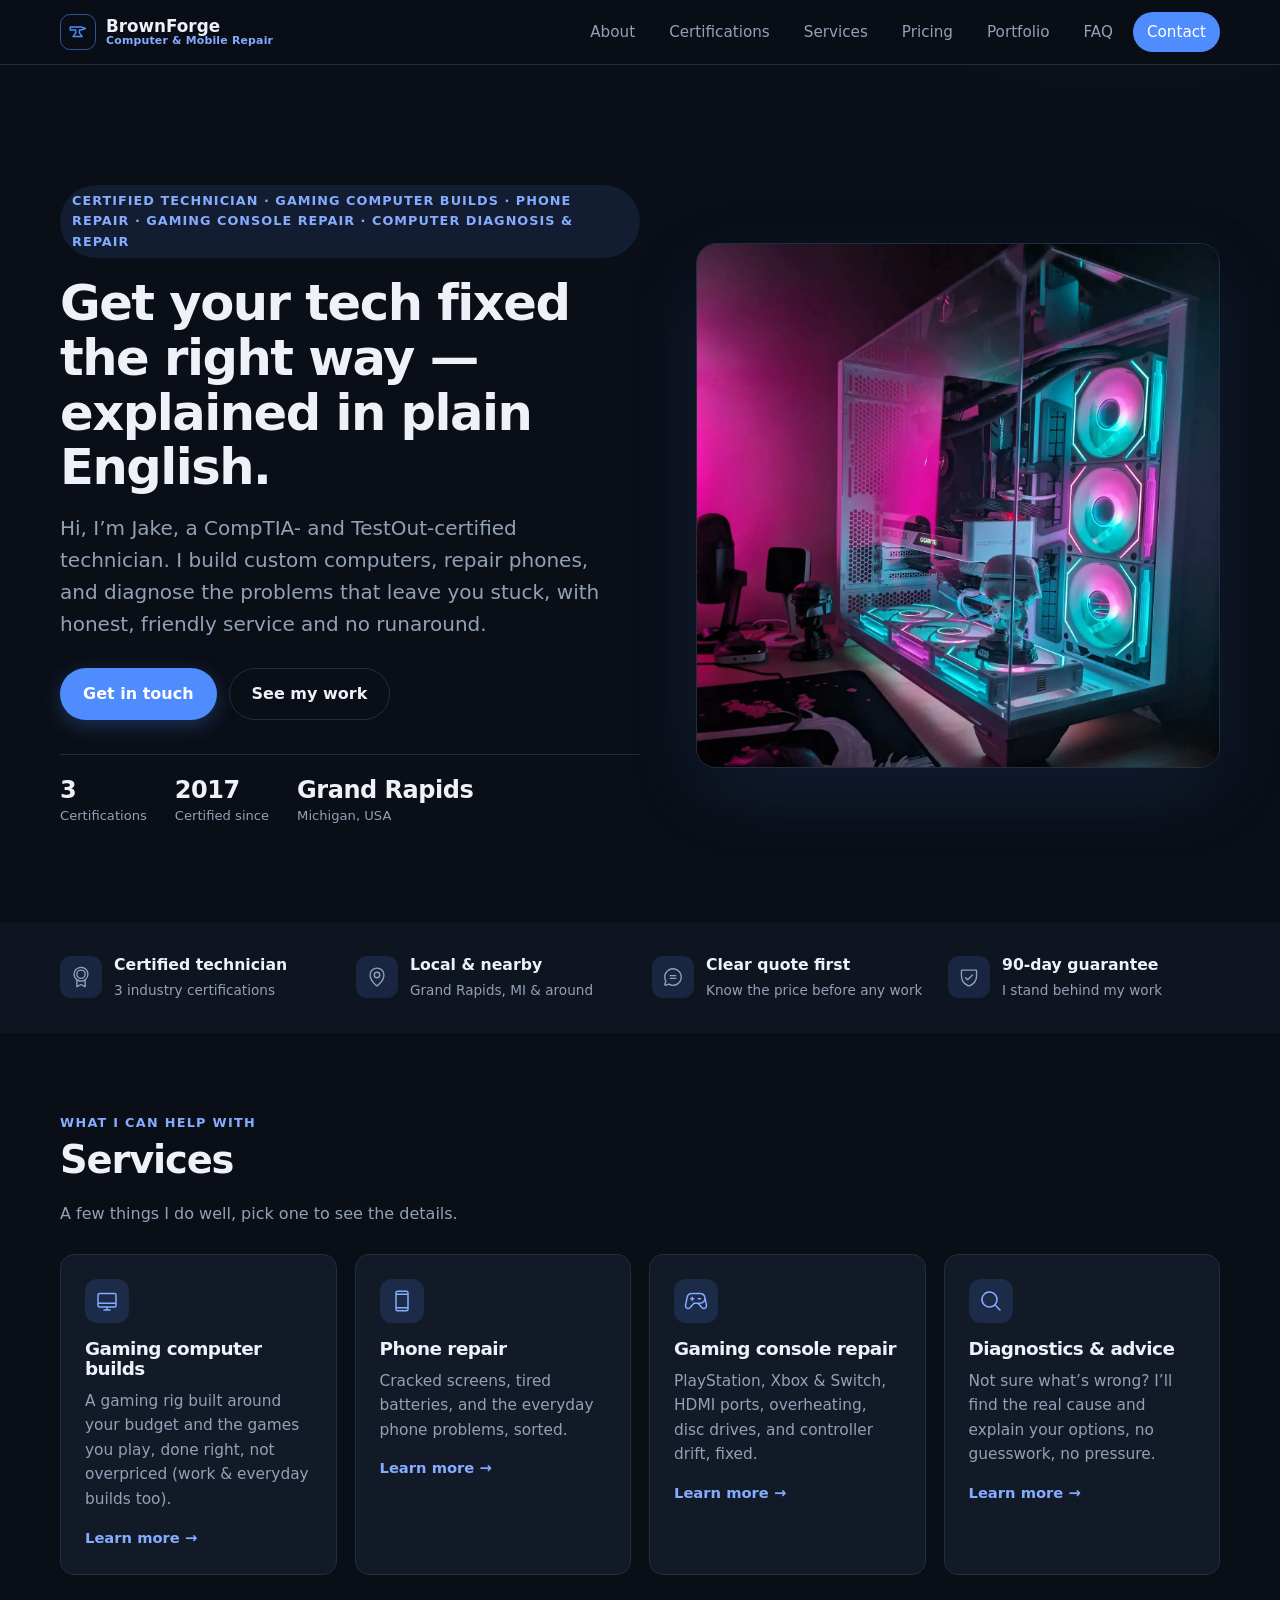
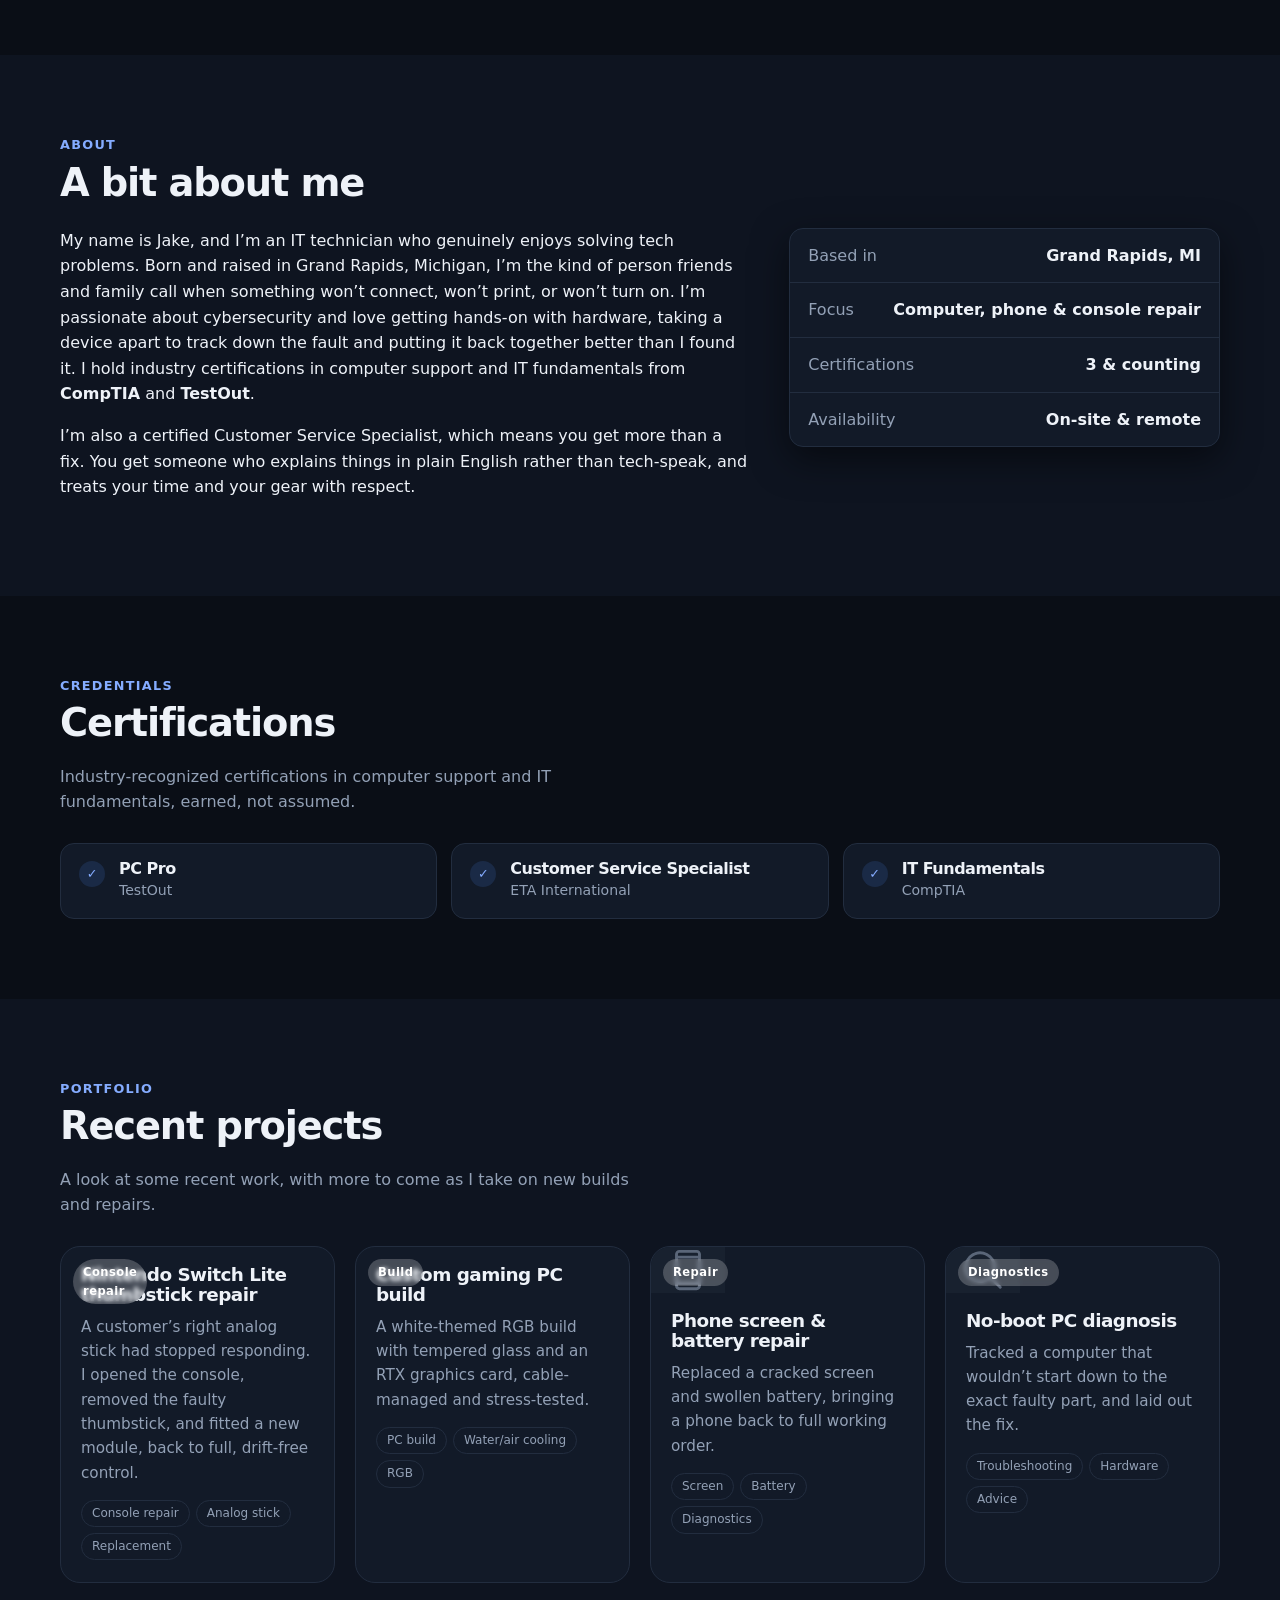
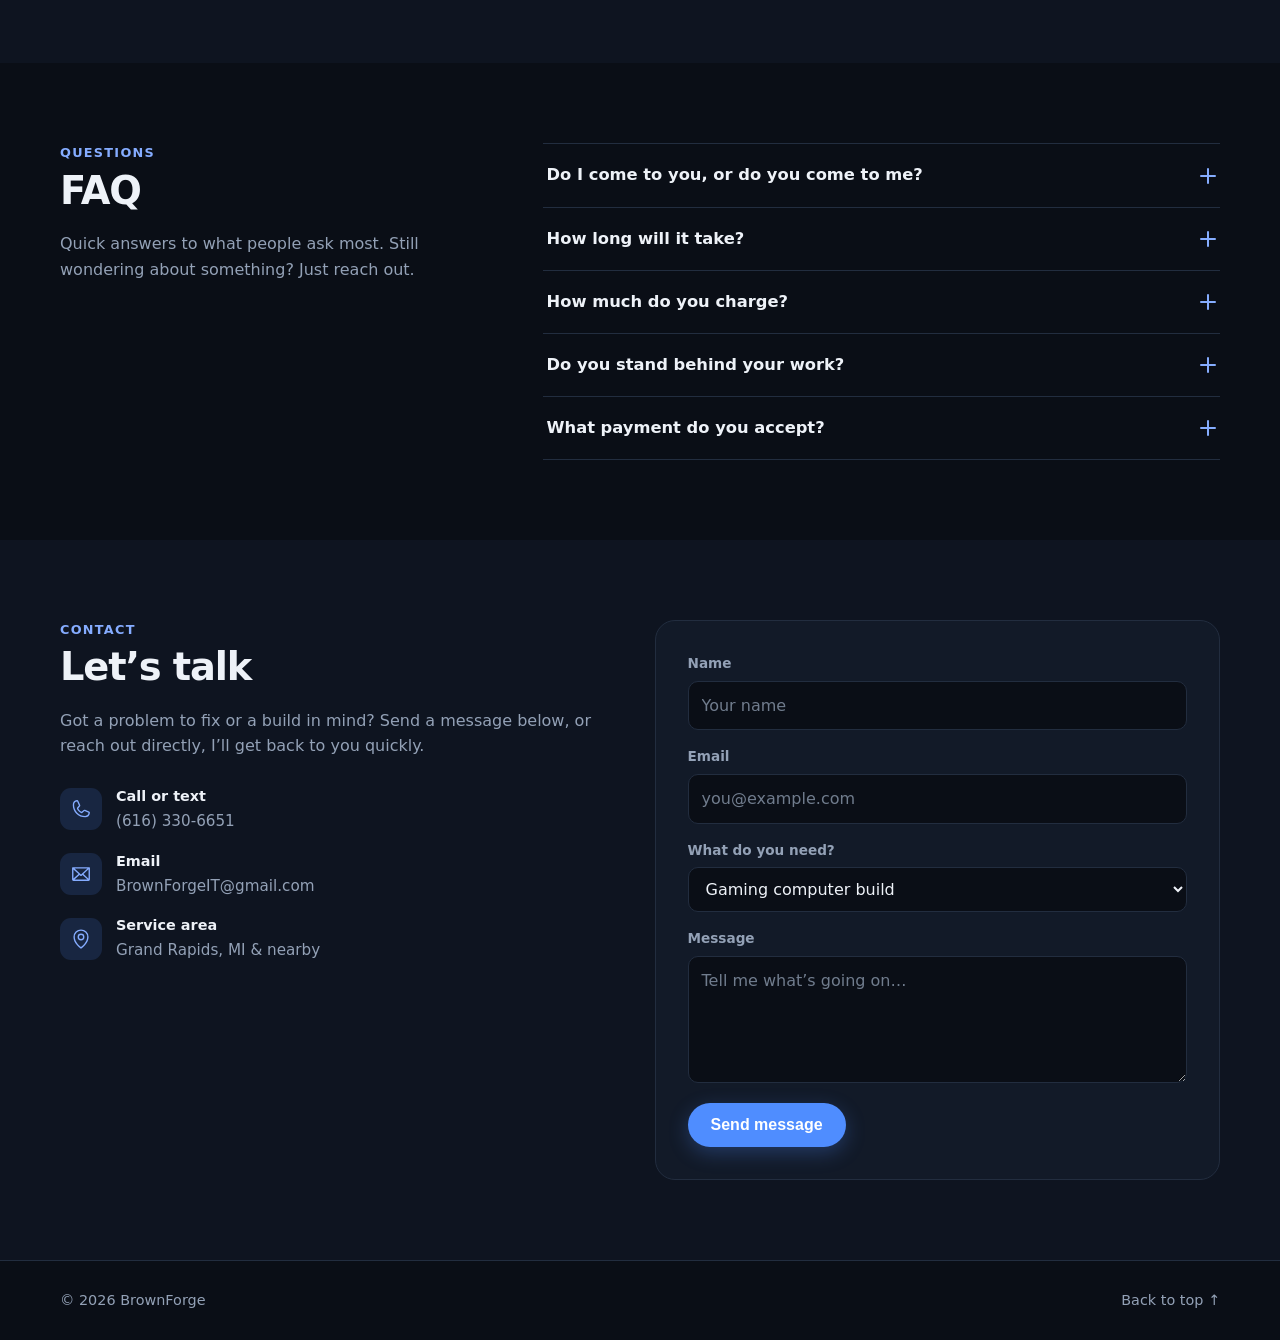
<file: index.html>
<!DOCTYPE html>
<html lang="en">
<head>
  <meta charset="UTF-8" />
  <meta name="viewport" content="width=device-width, initial-scale=1" />

  <!-- ============================================================= -->
  <!--  EDIT ME:  Your name / brand, and the one-line description.   -->
  <!-- ============================================================= -->
  <title>BrownForge Computer &amp; Mobile Repair — Grand Rapids, MI</title>
  <meta name="description" content="BrownForge Computer &amp; Mobile Repair — certified technician in Grand Rapids, MI. Gaming PC builds, phone repair, gaming console repair, and computer diagnostics, explained in plain English." />

  <!-- Social / link-preview card -->
  <meta property="og:site_name" content="BrownForge Computer &amp; Mobile Repair" />
  <meta property="og:title" content="BrownForge Computer &amp; Mobile Repair" />
  <meta property="og:description" content="Certified computer &amp; phone repair in Grand Rapids, MI. Gaming PC builds, screen &amp; battery repair, gaming console repair, and diagnostics — explained in plain English." />
  <meta property="og:url" content="https://brownforgeit.com/" />
  <meta property="og:type" content="website" />
  <meta property="og:image" content="https://brownforgeit.com/assets/og-image.png" />
  <meta property="og:image:width" content="1200" />
  <meta property="og:image:height" content="630" />
  <meta property="og:image:alt" content="BrownForge Computer &amp; Mobile Repair logo" />
  <meta name="twitter:card" content="summary_large_image" />
  <meta name="twitter:image" content="https://brownforgeit.com/assets/og-image.png" />

  <meta name="theme-color" content="#0a0e16" />

  <link rel="icon" href="assets/favicon.svg" type="image/svg+xml" />
  <link rel="stylesheet" href="styles.css?v=20261029" />
</head>
<body>
  <!-- Header / nav -->
  <header class="site-header" id="top">
    <div class="wrap header-inner">
      <a class="brand" href="#top" aria-label="BrownForge Computer &amp; Mobile Repair — home">
        <span class="brand-mark" aria-hidden="true">
          <svg viewBox="0 0 24 24" fill="none" stroke="currentColor" stroke-width="1.6" stroke-linecap="round" stroke-linejoin="round">
            <path d="M3.5 6.5 H15.5 L20 8.2 L15.5 9.9 H13.5 V13 L16.5 17 H6.5 L9.5 13 V9.9 H3.5 Z"/>
          </svg>
        </span>
        <span class="brand-name">BrownForge <span class="brand-sub">Computer &amp; Mobile Repair</span></span>
      </a>

      <nav class="nav" id="nav" aria-label="Primary">
        <a href="#about">About</a>
        <a href="#certs">Certifications</a>
        <a href="#services">Services</a>
        <a href="pricing.html">Pricing</a>
        <a href="#portfolio">Portfolio</a>
        <a href="#faq">FAQ</a>
        <a href="#contact" class="nav-cta">Contact</a>
      </nav>

      <button class="nav-toggle" id="navToggle" aria-label="Menu" aria-expanded="false">
        <span></span><span></span><span></span>
      </button>
    </div>
  </header>

  <main>
    <!-- Hero -->
    <section class="hero">
      <div class="wrap hero-inner">
        <div class="hero-text">
          <p class="eyebrow">Certified technician · Gaming computer builds · phone repair · gaming console repair · computer diagnosis &amp; repair</p>
          <h1>Get your tech fixed the right&nbsp;way &mdash;<br />explained in plain English.</h1>
          <p class="lede">
            Hi, I&rsquo;m Jake, a CompTIA- and TestOut-certified
            technician. I build custom computers, repair phones, and diagnose
            the problems that leave you stuck, with honest, friendly
            service and no runaround.
          </p>
          <div class="hero-actions">
            <a href="#contact" class="btn btn-primary">Get in touch</a>
            <a href="#portfolio" class="btn btn-ghost">See my work</a>
          </div>
          <ul class="hero-stats">
            <li><strong>3</strong><span>Certifications</span></li>
            <li><strong>2017</strong><span>Certified since</span></li>
            <li><strong>Grand Rapids</strong><span>Michigan, USA</span></li>
          </ul>
        </div>
        <figure class="hero-media">
          <img src="assets/pc-build.jpg"
               alt="Custom white gaming PC built by Jake — tempered-glass case, Gigabyte GeForce RTX graphics card, and triple RGB cooling fans" />
        </figure>
      </div>
    </section>

    <!-- Trust bar -->
    <section class="section section-alt trust-section">
      <div class="wrap">
        <ul class="trust-bar">
          <li>
            <span class="trust-ico" aria-hidden="true"><svg class="ico" viewBox="0 0 256 256" fill="currentColor" aria-hidden="true"><path d="M216,96A88,88,0,1,0,72,163.83V240a8,8,0,0,0,11.58,7.16L128,225l44.43,22.21A8.07,8.07,0,0,0,176,248a8,8,0,0,0,8-8V163.83A87.85,87.85,0,0,0,216,96ZM56,96a72,72,0,1,1,72,72A72.08,72.08,0,0,1,56,96ZM168,227.06l-36.43-18.21a8,8,0,0,0-7.16,0L88,227.06V174.37a87.89,87.89,0,0,0,80,0ZM128,152A56,56,0,1,0,72,96,56.06,56.06,0,0,0,128,152Zm0-96A40,40,0,1,1,88,96,40,40,0,0,1,128,56Z"/></svg></span>
            <div><strong>Certified technician</strong><span>3 industry certifications</span></div>
          </li>
          <li>
            <span class="trust-ico" aria-hidden="true"><svg class="ico" viewBox="0 0 256 256" fill="currentColor" aria-hidden="true"><path d="M128,64a40,40,0,1,0,40,40A40,40,0,0,0,128,64Zm0,64a24,24,0,1,1,24-24A24,24,0,0,1,128,128Zm0-112a88.1,88.1,0,0,0-88,88c0,31.4,14.51,64.68,42,96.25a254.19,254.19,0,0,0,41.45,38.3,8,8,0,0,0,9.18,0A254.19,254.19,0,0,0,174,200.25c27.45-31.57,42-64.85,42-96.25A88.1,88.1,0,0,0,128,16Zm0,206c-16.53-13-72-60.75-72-118a72,72,0,0,1,144,0C200,161.23,144.53,209,128,222Z"/></svg></span>
            <div><strong>Local &amp; nearby</strong><span>Grand Rapids, MI &amp; around</span></div>
          </li>
          <li>
            <span class="trust-ico" aria-hidden="true"><svg class="ico" viewBox="0 0 256 256" fill="currentColor" aria-hidden="true"><path d="M168,112a8,8,0,0,1-8,8H96a8,8,0,0,1,0-16h64A8,8,0,0,1,168,112Zm-8,24H96a8,8,0,0,0,0,16h64a8,8,0,0,0,0-16Zm72-8A104,104,0,0,1,79.12,219.82L45.07,231.17a16,16,0,0,1-20.24-20.24l11.35-34.05A104,104,0,1,1,232,128Zm-16,0A88,88,0,1,0,51.81,172.06a8,8,0,0,1,.66,6.54L40,216,77.4,203.53a7.85,7.85,0,0,1,2.53-.42,8,8,0,0,1,4,1.08A88,88,0,0,0,216,128Z"/></svg></span>
            <div><strong>Clear quote first</strong><span>Know the price before any work</span></div>
          </li>
          <li>
            <span class="trust-ico" aria-hidden="true"><svg class="ico" viewBox="0 0 256 256" fill="currentColor" aria-hidden="true"><path d="M208,40H48A16,16,0,0,0,32,56v56c0,52.72,25.52,84.67,46.93,102.19,23.06,18.86,46,25.26,47,25.53a8,8,0,0,0,4.2,0c1-.27,23.91-6.67,47-25.53C198.48,196.67,224,164.72,224,112V56A16,16,0,0,0,208,40Zm0,72c0,37.07-13.66,67.16-40.6,89.42A129.3,129.3,0,0,1,128,223.62a128.25,128.25,0,0,1-38.92-21.81C61.82,179.51,48,149.3,48,112l0-56,160,0ZM82.34,141.66a8,8,0,0,1,11.32-11.32L112,148.69l50.34-50.35a8,8,0,0,1,11.32,11.32l-56,56a8,8,0,0,1-11.32,0Z"/></svg></span>
            <div><strong>90-day guarantee</strong><span>I stand behind my work</span></div>
          </li>
        </ul>
      </div>
    </section>

    <!-- Services -->
    <section id="services" class="section">
      <div class="wrap">
        <p class="kicker">What I can help with</p>
        <h2>Services</h2>
        <p class="section-lede">
          A few things I do well, pick one to see the details.
        </p>

        <div class="cards">
          <a class="card" href="pc-builds.html">
            <div class="card-ico" aria-hidden="true"><svg class="ico" viewBox="0 0 256 256" fill="currentColor" aria-hidden="true"><path d="M208,40H48A24,24,0,0,0,24,64V176a24,24,0,0,0,24,24h72v16H96a8,8,0,0,0,0,16h64a8,8,0,0,0,0-16H136V200h72a24,24,0,0,0,24-24V64A24,24,0,0,0,208,40ZM48,56H208a8,8,0,0,1,8,8v80H40V64A8,8,0,0,1,48,56ZM208,184H48a8,8,0,0,1-8-8V160H216v16A8,8,0,0,1,208,184Z"/></svg></div>
            <h3>Gaming computer builds</h3>
            <p>A gaming rig built around your budget and the games you play, done right, not overpriced (work &amp; everyday builds too).</p>
            <span class="card-link">Learn more &rarr;</span>
          </a>

          <a class="card" href="phone-repair.html">
            <div class="card-ico" aria-hidden="true"><svg class="ico" viewBox="0 0 256 256" fill="currentColor" aria-hidden="true"><path d="M176,16H80A24,24,0,0,0,56,40V216a24,24,0,0,0,24,24h96a24,24,0,0,0,24-24V40A24,24,0,0,0,176,16ZM72,64H184V192H72Zm8-32h96a8,8,0,0,1,8,8v8H72V40A8,8,0,0,1,80,32Zm96,192H80a8,8,0,0,1-8-8v-8H184v8A8,8,0,0,1,176,224Z"/></svg></div>
            <h3>Phone repair</h3>
            <p>Cracked screens, tired batteries, and the everyday phone problems, sorted.</p>
            <span class="card-link">Learn more &rarr;</span>
          </a>

          <a class="card" href="console-repair.html">
            <div class="card-ico" aria-hidden="true"><svg class="ico" viewBox="0 0 256 256" fill="currentColor" aria-hidden="true"><path d="M176,112H152a8,8,0,0,1,0-16h24a8,8,0,0,1,0,16ZM104,96H96V88a8,8,0,0,0-16,0v8H72a8,8,0,0,0,0,16h8v8a8,8,0,0,0,16,0v-8h8a8,8,0,0,0,0-16ZM241.48,200.65a36,36,0,0,1-54.94,4.81c-.12-.12-.24-.24-.35-.37L146.48,160h-37L69.81,205.09l-.35.37A36.08,36.08,0,0,1,44,216,36,36,0,0,1,8.56,173.75a.68.68,0,0,1,0-.14L24.93,89.52A59.88,59.88,0,0,1,83.89,40H172a60.08,60.08,0,0,1,59,49.25c0,.06,0,.12,0,.18l16.37,84.17a.68.68,0,0,1,0,.14A35.74,35.74,0,0,1,241.48,200.65ZM172,144a44,44,0,0,0,0-88H83.89A43.9,43.9,0,0,0,40.68,92.37l0,.13L24.3,176.59A20,20,0,0,0,58,194.3l41.92-47.59a8,8,0,0,1,6-2.71Zm59.7,32.59-8.74-45A60,60,0,0,1,172,160h-4.2L198,194.31a20.09,20.09,0,0,0,17.46,5.39,20,20,0,0,0,16.23-23.11Z"/></svg></div>
            <h3>Gaming console repair</h3>
            <p>PlayStation, Xbox &amp; Switch, HDMI ports, overheating, disc drives, and controller drift, fixed.</p>
            <span class="card-link">Learn more &rarr;</span>
          </a>

          <a class="card" href="diagnostics.html">
            <div class="card-ico" aria-hidden="true"><svg class="ico" viewBox="0 0 256 256" fill="currentColor" aria-hidden="true"><path d="M229.66,218.34l-50.07-50.06a88.11,88.11,0,1,0-11.31,11.31l50.06,50.07a8,8,0,0,0,11.32-11.32ZM40,112a72,72,0,1,1,72,72A72.08,72.08,0,0,1,40,112Z"/></svg></div>
            <h3>Diagnostics &amp; advice</h3>
            <p>Not sure what&rsquo;s wrong? I&rsquo;ll find the real cause and explain your options, no guesswork, no pressure.</p>
            <span class="card-link">Learn more &rarr;</span>
          </a>
        </div>
      </div>
    </section>

    <!-- About -->
    <section id="about" class="section section-alt">
      <div class="wrap">
        <p class="kicker">About</p>
        <h2>A bit about me</h2>
        <div class="about-grid">
          <div>
            <p>
              My name is Jake, and I&rsquo;m an IT technician who genuinely
              enjoys solving tech problems. Born and raised in Grand Rapids,
              Michigan, I&rsquo;m the kind of person friends and family call when
              something won&rsquo;t connect, won&rsquo;t print, or won&rsquo;t
              turn on. I&rsquo;m passionate about cybersecurity and love getting
              hands-on with hardware, taking a device apart to track down the
              fault and putting it back together better than I found it. I hold
              industry certifications in computer support and IT fundamentals
              from <strong>CompTIA</strong> and <strong>TestOut</strong>.
            </p>
            <p>
              I&rsquo;m also a certified Customer Service Specialist, which
              means you get more than a fix. You get someone who
              explains things in plain English rather than tech-speak, and
              treats your time and your gear with respect.
            </p>
          </div>
          <ul class="fact-list">
            <li><span>Based in</span> <strong>Grand Rapids, MI</strong></li>
            <li><span>Focus</span> <strong>Computer, phone &amp; console repair</strong></li>
            <li><span>Certifications</span> <strong>3 &amp; counting</strong></li>
            <li><span>Availability</span> <strong>On-site &amp; remote</strong></li>
          </ul>
        </div>
      </div>
    </section>

    <!-- Certifications -->
    <section id="certs" class="section">
      <div class="wrap">
        <p class="kicker">Credentials</p>
        <h2>Certifications</h2>
        <p class="section-lede">
          Industry-recognized certifications in computer support and IT
          fundamentals, earned, not assumed.
        </p>

        <div class="certs">
          <article class="cert">
            <span class="cert-badge" aria-hidden="true">✓</span>
            <div>
              <h3>PC Pro</h3>
              <p>TestOut</p>
            </div>
          </article>
          <article class="cert">
            <span class="cert-badge" aria-hidden="true">✓</span>
            <div>
              <h3>Customer Service Specialist</h3>
              <p>ETA International</p>
            </div>
          </article>
          <article class="cert">
            <span class="cert-badge" aria-hidden="true">✓</span>
            <div>
              <h3>IT Fundamentals</h3>
              <p>CompTIA</p>
            </div>
          </article>
        </div>
      </div>
    </section>

    <!-- Portfolio -->
    <section id="portfolio" class="section section-alt">
      <div class="wrap">
        <p class="kicker">Portfolio</p>
        <h2>Recent projects</h2>
        <p class="section-lede">
          A look at some recent work, with more to come as I take on
          new builds and repairs.
        </p>

        <!-- ============================================================= -->
        <!--  EDIT ME: Duplicate a .project block for each real project.    -->
        <!-- ============================================================= -->
        <div class="projects">
          <button type="button" class="project" aria-label="Nintendo Switch Lite thumbstick repair">
            <div class="project-thumb has-img" data-tag="Console repair">
              <img src="assets/switch-lite-thumbstick.jpg" alt="Nintendo Switch Lite opened on a repair mat — motherboard and blue housing separated, with the replacement right analog thumbstick module, a screwdriver and tweezers" />
            </div>
            <div class="project-body">
              <h3>Nintendo Switch Lite thumbstick repair</h3>
              <p>A customer&rsquo;s right analog stick had stopped responding. I opened the console, removed the faulty thumbstick, and fitted a new module, back to full, drift-free control.</p>
              <ul class="tags"><li>Console repair</li><li>Analog stick</li><li>Replacement</li></ul>
            </div>
          </button>

          <button type="button" class="project" aria-label="Project one">
            <div class="project-thumb has-img" data-tag="Build">
              <img src="assets/pc-build.jpg" alt="Custom white RGB gaming PC with tempered glass, RTX graphics card, and triple cooling fans" />
            </div>
            <div class="project-body">
              <h3>Custom gaming PC build</h3>
              <p>A white-themed RGB build with tempered glass and an RTX graphics card, cable-managed and stress-tested.</p>
              <ul class="tags"><li>PC build</li><li>Water/air cooling</li><li>RGB</li></ul>
            </div>
          </button>

          <button type="button" class="project" aria-label="Project two">
            <div class="project-thumb" data-tag="Repair"><svg class="ico" viewBox="0 0 256 256" fill="currentColor" aria-hidden="true"><path d="M176,16H80A24,24,0,0,0,56,40V216a24,24,0,0,0,24,24h96a24,24,0,0,0,24-24V40A24,24,0,0,0,176,16ZM72,64H184V192H72Zm8-32h96a8,8,0,0,1,8,8v8H72V40A8,8,0,0,1,80,32Zm96,192H80a8,8,0,0,1-8-8v-8H184v8A8,8,0,0,1,176,224Z"/></svg></div>
            <div class="project-body">
              <h3>Phone screen &amp; battery repair</h3>
              <p>Replaced a cracked screen and swollen battery, bringing a phone back to full working order.</p>
              <ul class="tags"><li>Screen</li><li>Battery</li><li>Diagnostics</li></ul>
            </div>
          </button>

          <button type="button" class="project" aria-label="Project three">
            <div class="project-thumb" data-tag="Diagnostics"><svg class="ico" viewBox="0 0 256 256" fill="currentColor" aria-hidden="true"><path d="M229.66,218.34l-50.07-50.06a88.11,88.11,0,1,0-11.31,11.31l50.06,50.07a8,8,0,0,0,11.32-11.32ZM40,112a72,72,0,1,1,72,72A72.08,72.08,0,0,1,40,112Z"/></svg></div>
            <div class="project-body">
              <h3>No-boot PC diagnosis</h3>
              <p>Tracked a computer that wouldn&rsquo;t start down to the exact faulty part, and laid out the fix.</p>
              <ul class="tags"><li>Troubleshooting</li><li>Hardware</li><li>Advice</li></ul>
            </div>
          </button>
        </div>
      </div>
    </section>

    <!-- FAQ -->
    <section id="faq" class="section">
      <div class="wrap faq-wrap">
        <div class="faq-head">
          <p class="kicker">Questions</p>
          <h2>FAQ</h2>
          <p class="section-lede">Quick answers to what people ask most. Still wondering about something? Just reach out.</p>
        </div>
        <div class="faq">
          <details class="faq-item">
            <summary>Do I come to you, or do you come to me?<span class="faq-mark" aria-hidden="true"></span></summary>
            <p>Both work. Phone repairs and diagnostics are usually easiest as a drop-off, while for PC builds and setup I can arrange whatever&rsquo;s most convenient. I&rsquo;m based in Grand Rapids, MI and serve the surrounding area.</p>
          </details>
          <details class="faq-item">
            <summary>How long will it take?<span class="faq-mark" aria-hidden="true"></span></summary>
            <p>Diagnostics are often same-day. Phone screen, battery, and many console repairs are typically done within a day of the part arriving. Custom builds depend on parts. Most components show up within a few days, with rarer parts taking up to about two weeks.</p>
          </details>
          <details class="faq-item">
            <summary>How much do you charge?<span class="faq-mark" aria-hidden="true"></span></summary>
            <p>Every job is a little different, so I&rsquo;ll always give you a clear quote up front before any work starts, no surprises. We diagnose first, then you decide whether to go ahead. A diagnostic is $40, and it&rsquo;s waived if you go ahead with the repair. See the <a href="pricing.html">pricing page</a> for typical ranges.</p>
          </details>
          <details class="faq-item">
            <summary>Do you stand behind your work?<span class="faq-mark" aria-hidden="true"></span></summary>
            <p>Absolutely, every job comes with a 90-day workmanship guarantee. If something I built or repaired has an issue related to my work, get in touch within 90 days and I&rsquo;ll make it right.</p>
          </details>
          <details class="faq-item">
            <summary>What payment do you accept?<span class="faq-mark" aria-hidden="true"></span></summary>
            <p>Cash and common digital payment methods. We&rsquo;ll sort out the details when you book.</p>
          </details>
        </div>
      </div>
    </section>

    <!-- Contact -->
    <section id="contact" class="section section-alt">
      <div class="wrap contact-grid">
        <div class="contact-info">
          <p class="kicker">Contact</p>
          <h2>Let&rsquo;s talk</h2>
          <p class="section-lede">
            Got a problem to fix or a build in mind? Send a message below, or
            reach out directly, I&rsquo;ll get back to you quickly.
          </p>
          <ul class="contact-methods">
            <li>
              <span class="c-ico" aria-hidden="true"><svg class="ico" viewBox="0 0 256 256" fill="currentColor" aria-hidden="true"><path d="M222.37,158.46l-47.11-21.11-.13-.06a16,16,0,0,0-15.17,1.4,8.12,8.12,0,0,0-.75.56L134.87,160c-15.42-7.49-31.34-23.29-38.83-38.51l20.78-24.71c.2-.25.39-.5.57-.77a16,16,0,0,0,1.32-15.06l0-.12L97.54,33.64a16,16,0,0,0-16.62-9.52A56.26,56.26,0,0,0,32,80c0,79.4,64.6,144,144,144a56.26,56.26,0,0,0,55.88-48.92A16,16,0,0,0,222.37,158.46ZM176,208A128.14,128.14,0,0,1,48,80,40.2,40.2,0,0,1,82.87,40a.61.61,0,0,0,0,.12l21,47L83.2,111.86a6.13,6.13,0,0,0-.57.77,16,16,0,0,0-1,15.7c9.06,18.53,27.73,37.06,46.46,46.11a16,16,0,0,0,15.75-1.14,8.44,8.44,0,0,0,.74-.56L168.89,152l47,21.05h0s.08,0,.11,0A40.21,40.21,0,0,1,176,208Z"/></svg></span>
              <div><strong>Call or text</strong><a href="tel:+16163306651">(616)&nbsp;330-6651</a></div>
            </li>
            <li>
              <span class="c-ico" aria-hidden="true"><svg class="ico" viewBox="0 0 256 256" fill="currentColor" aria-hidden="true"><path d="M224,48H32a8,8,0,0,0-8,8V192a16,16,0,0,0,16,16H216a16,16,0,0,0,16-16V56A8,8,0,0,0,224,48Zm-96,85.15L52.57,64H203.43ZM98.71,128,40,181.81V74.19Zm11.84,10.85,12,11.05a8,8,0,0,0,10.82,0l12-11.05,58,53.15H52.57ZM157.29,128,216,74.18V181.82Z"/></svg></span>
              <div><strong>Email</strong><a href="mailto:BrownForgeIT@gmail.com">BrownForgeIT@gmail.com</a></div>
            </li>
            <li>
              <span class="c-ico" aria-hidden="true"><svg class="ico" viewBox="0 0 256 256" fill="currentColor" aria-hidden="true"><path d="M128,64a40,40,0,1,0,40,40A40,40,0,0,0,128,64Zm0,64a24,24,0,1,1,24-24A24,24,0,0,1,128,128Zm0-112a88.1,88.1,0,0,0-88,88c0,31.4,14.51,64.68,42,96.25a254.19,254.19,0,0,0,41.45,38.3,8,8,0,0,0,9.18,0A254.19,254.19,0,0,0,174,200.25c27.45-31.57,42-64.85,42-96.25A88.1,88.1,0,0,0,128,16Zm0,206c-16.53-13-72-60.75-72-118a72,72,0,0,1,144,0C200,161.23,144.53,209,128,222Z"/></svg></span>
              <div><strong>Service area</strong><span>Grand Rapids, MI &amp; nearby</span></div>
            </li>
          </ul>
        </div>

        <div class="contact-form-wrap">
          <form class="contact-form" id="contactForm" action="https://formspree.io/f/mnjeolee" method="POST">
            <!-- Formspree settings -->
            <input type="hidden" name="_subject" value="New message from brownforgeit.com" />
            <input type="hidden" name="_next" value="https://brownforgeit.com/thanks.html" />
            <!-- honeypot: bots fill this, humans never see it -->
            <input type="text" name="_gotcha" tabindex="-1" autocomplete="off" style="display:none" aria-hidden="true" />

            <div class="field">
              <label for="cf-name">Name</label>
              <input id="cf-name" name="name" type="text" required placeholder="Your name" />
            </div>
            <div class="field">
              <label for="cf-email">Email</label>
              <input id="cf-email" name="email" type="email" required placeholder="you@example.com" />
            </div>
            <div class="field">
              <label for="cf-topic">What do you need?</label>
              <select id="cf-topic" name="topic">
                <option>Gaming computer build</option>
                <option>Phone repair</option>
                <option>Gaming console repair</option>
                <option>Diagnostics &amp; advice</option>
                <option>Something else</option>
              </select>
            </div>
            <div class="field">
              <label for="cf-msg">Message</label>
              <textarea id="cf-msg" name="message" rows="4" required placeholder="Tell me what&rsquo;s going on…"></textarea>
            </div>
            <p class="form-error" id="formError" role="alert" hidden></p>
            <button type="submit" class="btn btn-primary">Send message</button>
          </form>
          <div class="form-success" id="formSuccess" hidden>
            <span class="c-ico" aria-hidden="true" style="margin:0 auto 14px"><svg class="ico" viewBox="0 0 256 256" fill="currentColor" aria-hidden="true"><path d="M173.66,98.34a8,8,0,0,1,0,11.32l-56,56a8,8,0,0,1-11.32,0l-24-24a8,8,0,0,1,11.32-11.32L112,148.69l50.34-50.35A8,8,0,0,1,173.66,98.34ZM232,128A104,104,0,1,1,128,24,104.11,104.11,0,0,1,232,128Zm-16,0a88,88,0,1,0-88,88A88.1,88.1,0,0,0,216,128Z"/></svg></span>
            <h3>Message sent, thank you!</h3>
            <p>Thanks for reaching out. I&rsquo;ll get back to you at the email you provided as soon as I can.</p>
          </div>
        </div>
      </div>
    </section>
    <!-- Project lightbox (opened from the portfolio cards) -->
    <div class="lightbox" id="lightbox" hidden>
      <div class="lightbox-overlay" data-lb-close></div>
      <div class="lightbox-dialog" role="dialog" aria-modal="true" aria-labelledby="lbTitle">
        <button type="button" class="lightbox-close" data-lb-close aria-label="Close">
          <svg class="ico" viewBox="0 0 256 256" fill="currentColor" aria-hidden="true"><path d="M205.66,194.34a8,8,0,0,1-11.32,11.32L128,139.31,61.66,205.66a8,8,0,0,1-11.32-11.32L116.69,128,50.34,61.66A8,8,0,0,1,61.66,50.34L128,116.69l66.34-66.35a8,8,0,0,1,11.32,11.32L139.31,128Z"/></svg>
        </button>
        <div class="lightbox-media" id="lbMedia"></div>
        <div class="lightbox-info">
          <h3 id="lbTitle"></h3>
          <p id="lbDesc"></p>
          <ul class="tags" id="lbTags"></ul>
        </div>
      </div>
    </div>

  </main>

  <footer class="site-footer">
    <div class="wrap footer-inner">
      <span>&copy; <span id="year"></span> BrownForge</span>
      <a href="#top" class="to-top">Back to top ↑</a>
    </div>
  </footer>

  <script src="app.js?v=20261029"></script>
</body>
</html>
</file>
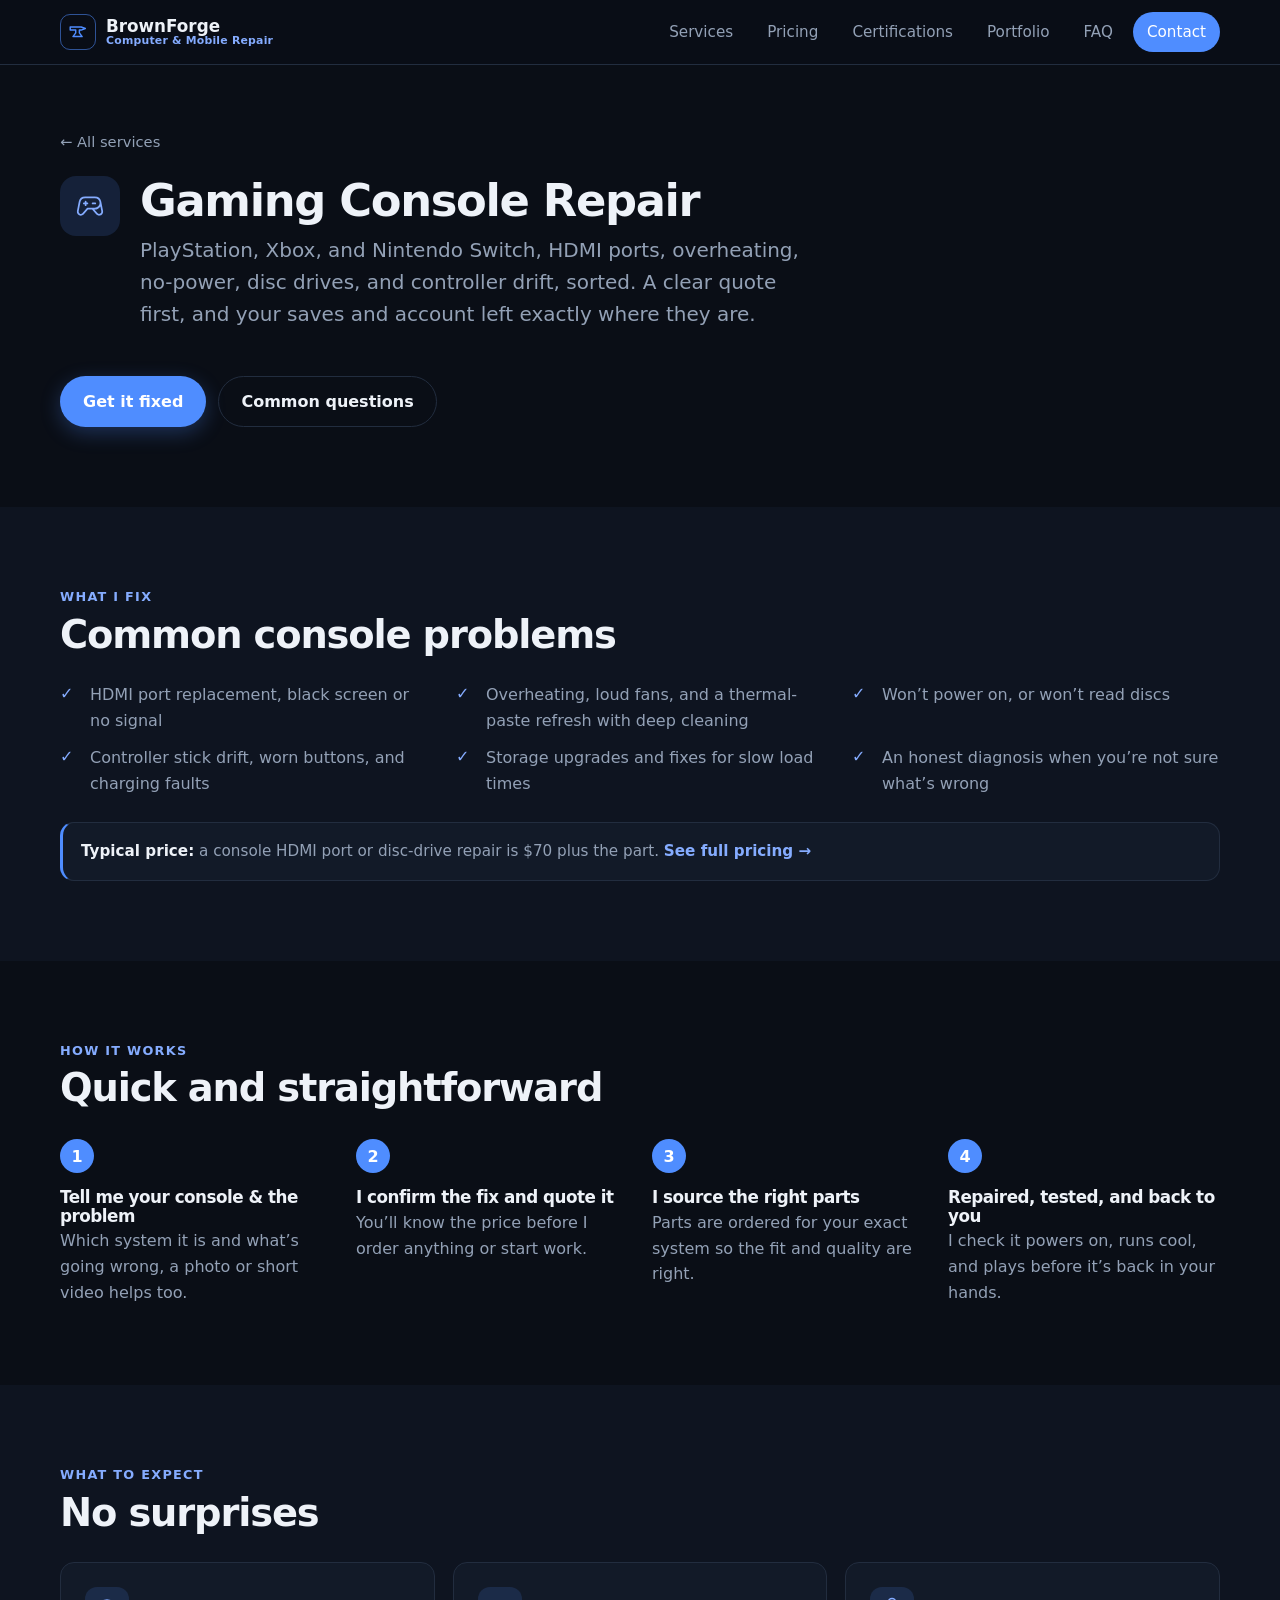
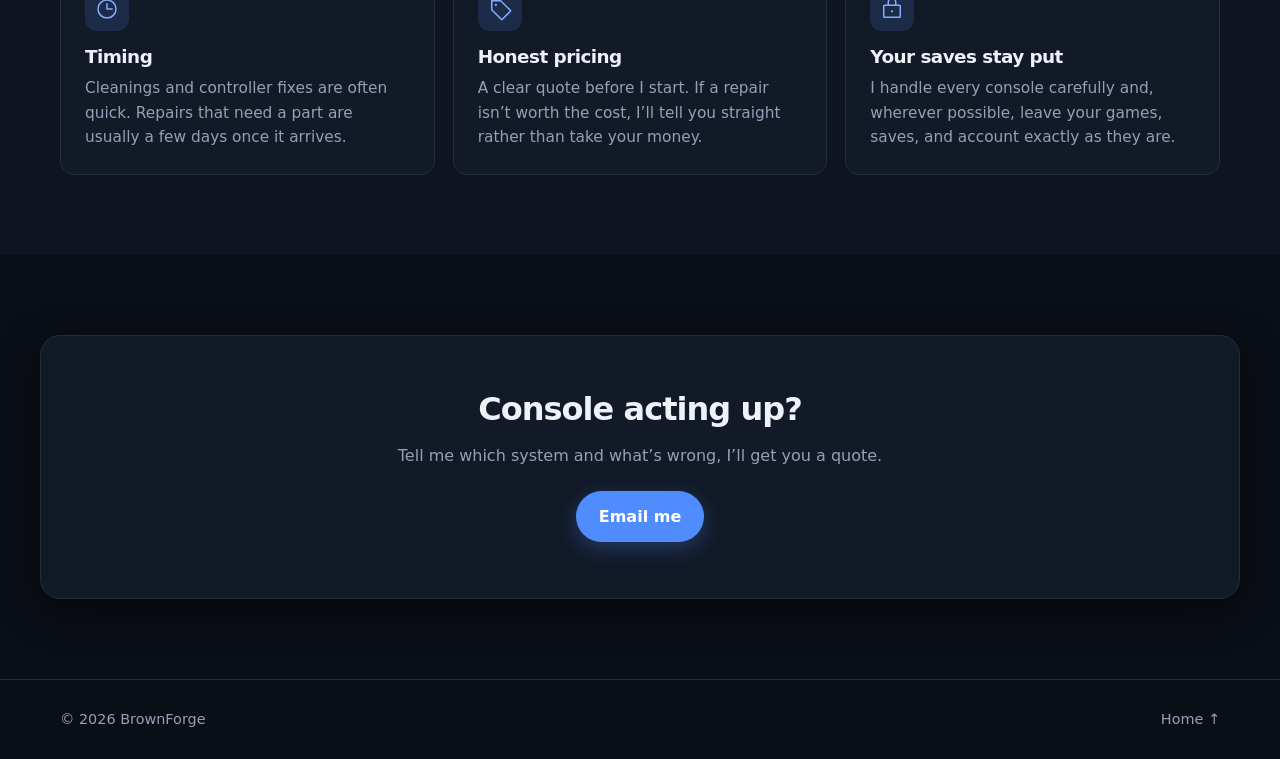
<file: console-repair.html>
<!DOCTYPE html>
<html lang="en">
<head>
  <meta charset="UTF-8" />
  <meta name="viewport" content="width=device-width, initial-scale=1" />
  <title>Gaming Console Repair — BrownForge Computer &amp; Mobile Repair</title>
  <meta name="description" content="Gaming console repair in Grand Rapids, MI — HDMI ports, overheating, disc drives, no-power, controller drift, and storage upgrades for PlayStation, Xbox, and Nintendo Switch. Clear quote first, by a certified technician." />
  <meta name="theme-color" content="#0ea5e9" media="(prefers-color-scheme: light)" />
  <meta name="theme-color" content="#0b1220" media="(prefers-color-scheme: dark)" />
  <link rel="icon" href="assets/favicon.svg" type="image/svg+xml" />
  <link rel="stylesheet" href="styles.css?v=20261029" />
</head>
<body>
  <header class="site-header" id="top">
    <div class="wrap header-inner">
      <a class="brand" href="index.html" aria-label="BrownForge Computer &amp; Mobile Repair — home">
        <span class="brand-mark" aria-hidden="true">
          <svg viewBox="0 0 24 24" fill="none" stroke="currentColor" stroke-width="1.6" stroke-linecap="round" stroke-linejoin="round">
            <path d="M3.5 6.5 H15.5 L20 8.2 L15.5 9.9 H13.5 V13 L16.5 17 H6.5 L9.5 13 V9.9 H3.5 Z"/>
          </svg>
        </span>
        <span class="brand-name">BrownForge <span class="brand-sub">Computer &amp; Mobile Repair</span></span>
      </a>
      <nav class="nav" id="nav" aria-label="Primary">
        <a href="index.html#services">Services</a>
        <a href="pricing.html">Pricing</a>
        <a href="index.html#certs">Certifications</a>
        <a href="index.html#portfolio">Portfolio</a>
        <a href="index.html#faq">FAQ</a>
        <a href="index.html#contact" class="nav-cta">Contact</a>
      </nav>
      <button class="nav-toggle" id="navToggle" aria-label="Menu" aria-expanded="false">
        <span></span><span></span><span></span>
      </button>
    </div>
  </header>

  <main>
    <section class="svc-hero section">
      <div class="wrap">
        <a class="back-link" href="index.html#services">&larr; All services</a>
        <div class="svc-hero-head">
          <span class="svc-ico" aria-hidden="true"><svg class="ico" viewBox="0 0 256 256" fill="currentColor" aria-hidden="true"><path d="M176,112H152a8,8,0,0,1,0-16h24a8,8,0,0,1,0,16ZM104,96H96V88a8,8,0,0,0-16,0v8H72a8,8,0,0,0,0,16h8v8a8,8,0,0,0,16,0v-8h8a8,8,0,0,0,0-16ZM241.48,200.65a36,36,0,0,1-54.94,4.81c-.12-.12-.24-.24-.35-.37L146.48,160h-37L69.81,205.09l-.35.37A36.08,36.08,0,0,1,44,216,36,36,0,0,1,8.56,173.75a.68.68,0,0,1,0-.14L24.93,89.52A59.88,59.88,0,0,1,83.89,40H172a60.08,60.08,0,0,1,59,49.25c0,.06,0,.12,0,.18l16.37,84.17a.68.68,0,0,1,0,.14A35.74,35.74,0,0,1,241.48,200.65ZM172,144a44,44,0,0,0,0-88H83.89A43.9,43.9,0,0,0,40.68,92.37l0,.13L24.3,176.59A20,20,0,0,0,58,194.3l41.92-47.59a8,8,0,0,1,6-2.71Zm59.7,32.59-8.74-45A60,60,0,0,1,172,160h-4.2L198,194.31a20.09,20.09,0,0,0,17.46,5.39,20,20,0,0,0,16.23-23.11Z"/></svg></span>
          <div>
            <h1>Gaming Console Repair</h1>
            <p class="lede">PlayStation, Xbox, and Nintendo Switch, HDMI ports, overheating, no-power, disc drives, and controller drift, sorted. A clear quote first, and your saves and account left exactly where they are.</p>
          </div>
        </div>
        <div class="hero-actions">
          <a class="btn btn-primary" href="mailto:BrownForgeIT@gmail.com?subject=Gaming%20console%20repair">Get it fixed</a>
          <a class="btn btn-ghost" href="index.html#faq">Common questions</a>
        </div>
      </div>
    </section>

    <section class="section section-alt">
      <div class="wrap">
        <p class="kicker">What I fix</p>
        <h2>Common console problems</h2>
        <ul class="included">
          <li>HDMI port replacement, black screen or no signal</li>
          <li>Overheating, loud fans, and a thermal-paste refresh with deep cleaning</li>
          <li>Won&rsquo;t power on, or won&rsquo;t read discs</li>
          <li>Controller stick drift, worn buttons, and charging faults</li>
          <li>Storage upgrades and fixes for slow load times</li>
          <li>An honest diagnosis when you&rsquo;re not sure what&rsquo;s wrong</li>
        </ul>
        <p class="price-hint"><strong>Typical price:</strong> a console HDMI port or disc-drive repair is $70 plus the part. <a href="pricing.html">See full pricing &rarr;</a></p>
      </div>
    </section>

    <section class="section">
      <div class="wrap">
        <p class="kicker">How it works</p>
        <h2>Quick and straightforward</h2>
        <ol class="steps">
          <li><span class="step-n">1</span><div><h3>Tell me your console &amp; the problem</h3><p>Which system it is and what&rsquo;s going wrong, a photo or short video helps too.</p></div></li>
          <li><span class="step-n">2</span><div><h3>I confirm the fix and quote it</h3><p>You&rsquo;ll know the price before I order anything or start work.</p></div></li>
          <li><span class="step-n">3</span><div><h3>I source the right parts</h3><p>Parts are ordered for your exact system so the fit and quality are right.</p></div></li>
          <li><span class="step-n">4</span><div><h3>Repaired, tested, and back to you</h3><p>I check it powers on, runs cool, and plays before it&rsquo;s back in your hands.</p></div></li>
        </ol>
      </div>
    </section>

    <section class="section section-alt">
      <div class="wrap">
        <p class="kicker">What to expect</p>
        <h2>No surprises</h2>
        <div class="cards">
          <article class="card">
            <div class="card-ico" aria-hidden="true"><svg class="ico" viewBox="0 0 256 256" fill="currentColor" aria-hidden="true"><path d="M128,24A104,104,0,1,0,232,128,104.11,104.11,0,0,0,128,24Zm0,192a88,88,0,1,1,88-88A88.1,88.1,0,0,1,128,216Zm64-88a8,8,0,0,1-8,8H128a8,8,0,0,1-8-8V72a8,8,0,0,1,16,0v48h48A8,8,0,0,1,192,128Z"/></svg></div>
            <h3>Timing</h3>
            <p>Cleanings and controller fixes are often quick. Repairs that need a part are usually a few days once it arrives.</p>
          </article>
          <article class="card">
            <div class="card-ico" aria-hidden="true"><svg class="ico" viewBox="0 0 256 256" fill="currentColor" aria-hidden="true"><path d="M243.31,136,144,36.69A15.86,15.86,0,0,0,132.69,32H40a8,8,0,0,0-8,8v92.69A15.86,15.86,0,0,0,36.69,144L136,243.31a16,16,0,0,0,22.63,0l84.68-84.68a16,16,0,0,0,0-22.63Zm-96,96L48,132.69V48h84.69L232,147.31ZM96,84A12,12,0,1,1,84,72,12,12,0,0,1,96,84Z"/></svg></div>
            <h3>Honest pricing</h3>
            <p>A clear quote before I start. If a repair isn&rsquo;t worth the cost, I&rsquo;ll tell you straight rather than take your money.</p>
          </article>
          <article class="card">
            <div class="card-ico" aria-hidden="true"><svg class="ico" viewBox="0 0 256 256" fill="currentColor" aria-hidden="true"><path d="M208,80H176V56a48,48,0,0,0-96,0V80H48A16,16,0,0,0,32,96V208a16,16,0,0,0,16,16H208a16,16,0,0,0,16-16V96A16,16,0,0,0,208,80ZM96,56a32,32,0,0,1,64,0V80H96ZM208,208H48V96H208V208Zm-68-56a12,12,0,1,1-12-12A12,12,0,0,1,140,152Z"/></svg></div>
            <h3>Your saves stay put</h3>
            <p>I handle every console carefully and, wherever possible, leave your games, saves, and account exactly as they are.</p>
          </article>
        </div>
      </div>
    </section>

    <section class="section">
      <div class="wrap cta-band">
        <h2>Console acting up?</h2>
        <p>Tell me which system and what&rsquo;s wrong, I&rsquo;ll get you a quote.</p>
        <a class="btn btn-primary" href="mailto:BrownForgeIT@gmail.com?subject=Gaming%20console%20repair">Email me</a>
      </div>
    </section>
  </main>

  <footer class="site-footer">
    <div class="wrap footer-inner">
      <span>&copy; <span id="year"></span> BrownForge</span>
      <a href="index.html" class="to-top">Home ↑</a>
    </div>
  </footer>

  <script src="app.js?v=20261029"></script>
</body>
</html>
</file>
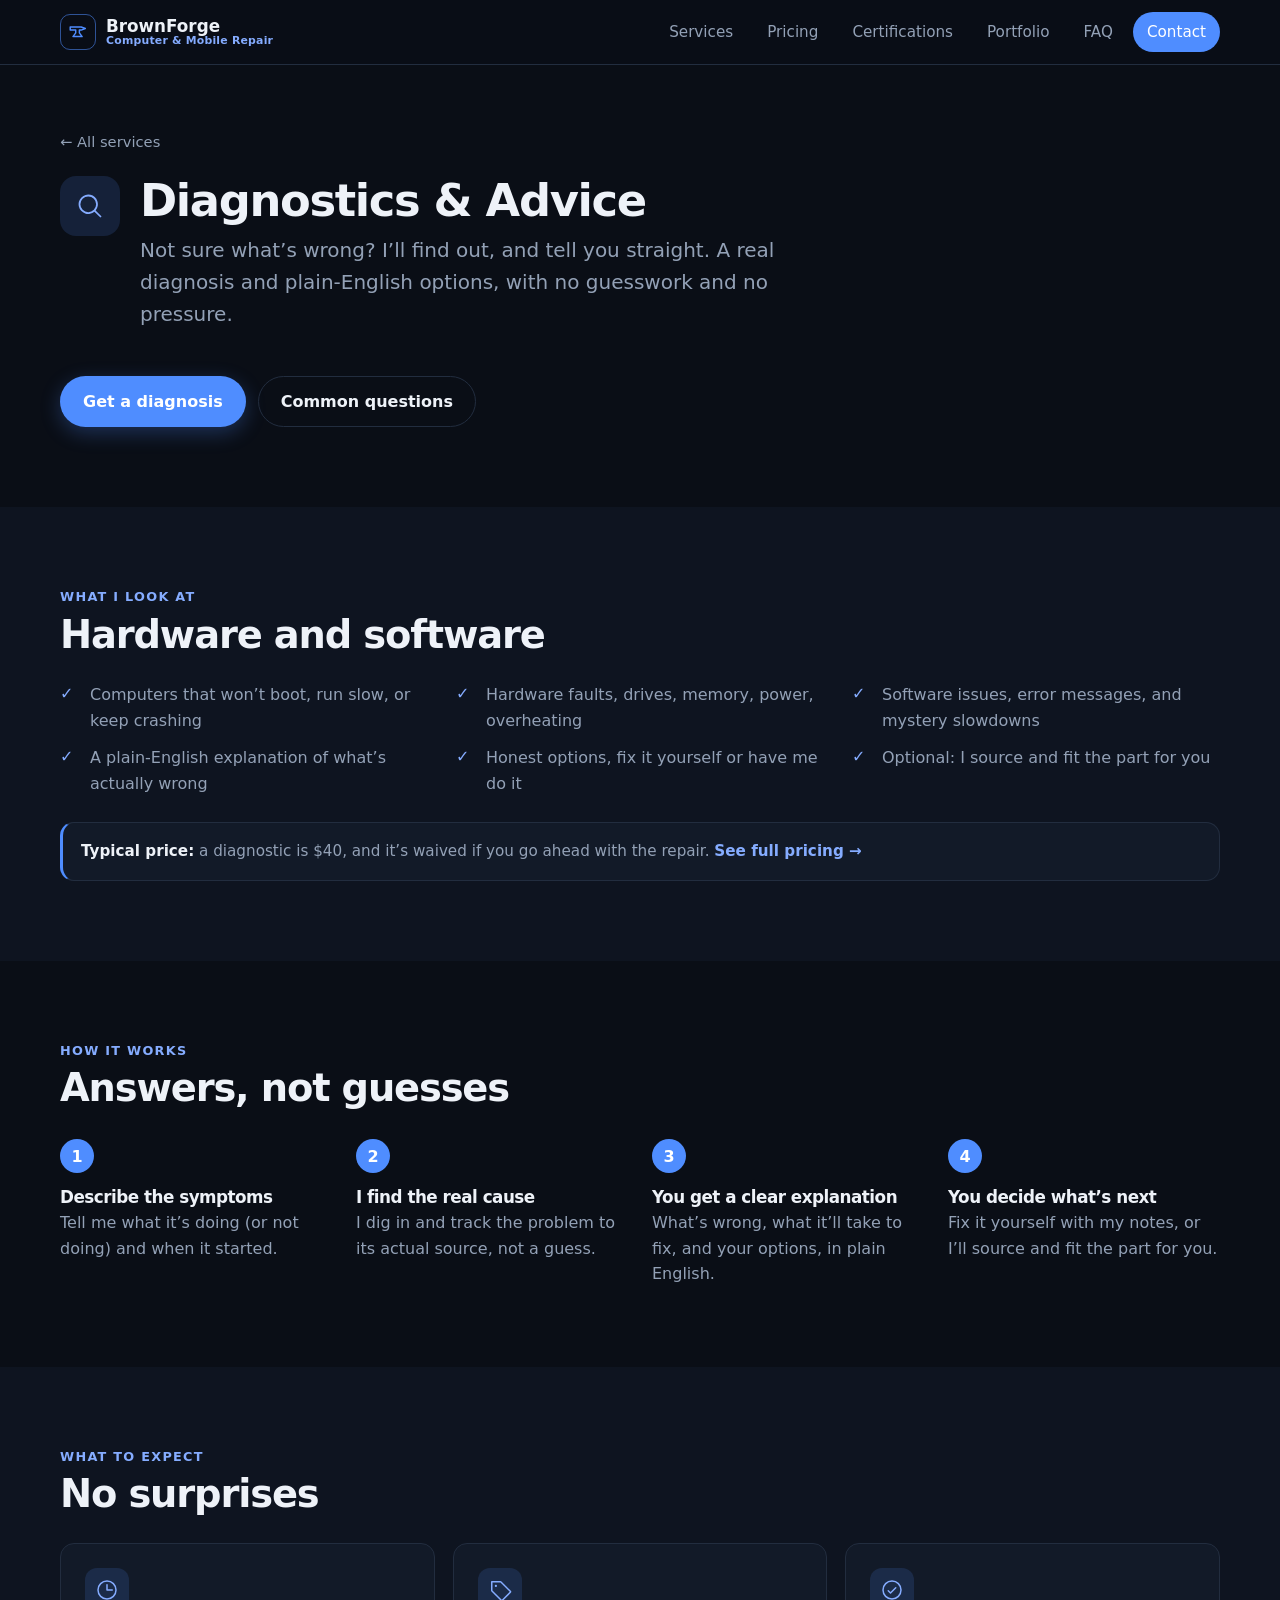
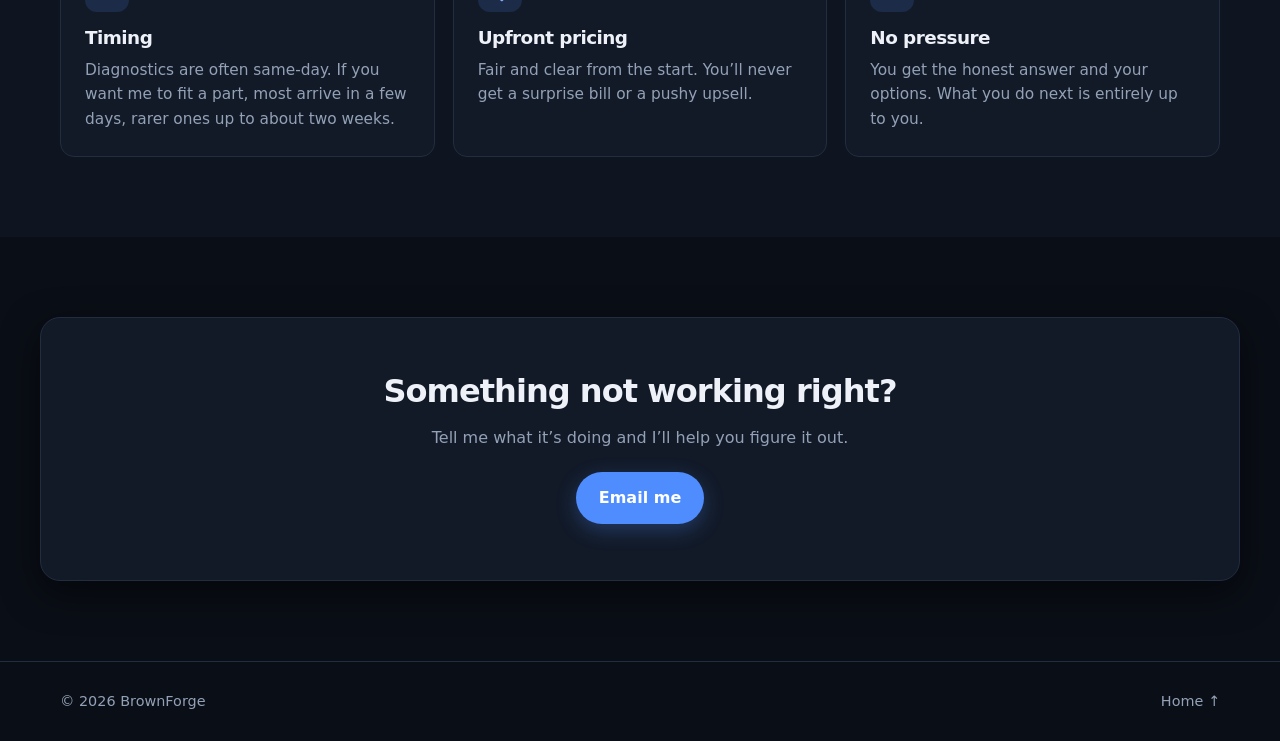
<file: diagnostics.html>
<!DOCTYPE html>
<html lang="en">
<head>
  <meta charset="UTF-8" />
  <meta name="viewport" content="width=device-width, initial-scale=1" />
  <title>Diagnostics &amp; Advice — BrownForge Computer &amp; Mobile Repair</title>
  <meta name="description" content="Computer diagnostics and honest advice in Grand Rapids, MI. I find the real cause, explain it in plain English, and can source and fit the part if you want." />
  <meta name="theme-color" content="#0ea5e9" media="(prefers-color-scheme: light)" />
  <meta name="theme-color" content="#0b1220" media="(prefers-color-scheme: dark)" />
  <link rel="icon" href="assets/favicon.svg" type="image/svg+xml" />
  <link rel="stylesheet" href="styles.css?v=20261029" />
</head>
<body>
  <header class="site-header" id="top">
    <div class="wrap header-inner">
      <a class="brand" href="index.html" aria-label="BrownForge Computer &amp; Mobile Repair — home">
        <span class="brand-mark" aria-hidden="true">
          <svg viewBox="0 0 24 24" fill="none" stroke="currentColor" stroke-width="1.6" stroke-linecap="round" stroke-linejoin="round">
            <path d="M3.5 6.5 H15.5 L20 8.2 L15.5 9.9 H13.5 V13 L16.5 17 H6.5 L9.5 13 V9.9 H3.5 Z"/>
          </svg>
        </span>
        <span class="brand-name">BrownForge <span class="brand-sub">Computer &amp; Mobile Repair</span></span>
      </a>
      <nav class="nav" id="nav" aria-label="Primary">
        <a href="index.html#services">Services</a>
        <a href="pricing.html">Pricing</a>
        <a href="index.html#certs">Certifications</a>
        <a href="index.html#portfolio">Portfolio</a>
        <a href="index.html#faq">FAQ</a>
        <a href="index.html#contact" class="nav-cta">Contact</a>
      </nav>
      <button class="nav-toggle" id="navToggle" aria-label="Menu" aria-expanded="false">
        <span></span><span></span><span></span>
      </button>
    </div>
  </header>

  <main>
    <section class="svc-hero section">
      <div class="wrap">
        <a class="back-link" href="index.html#services">&larr; All services</a>
        <div class="svc-hero-head">
          <span class="svc-ico" aria-hidden="true"><svg class="ico" viewBox="0 0 256 256" fill="currentColor" aria-hidden="true"><path d="M229.66,218.34l-50.07-50.06a88.11,88.11,0,1,0-11.31,11.31l50.06,50.07a8,8,0,0,0,11.32-11.32ZM40,112a72,72,0,1,1,72,72A72.08,72.08,0,0,1,40,112Z"/></svg></span>
          <div>
            <h1>Diagnostics &amp; Advice</h1>
            <p class="lede">Not sure what&rsquo;s wrong? I&rsquo;ll find out, and tell you straight. A real diagnosis and plain-English options, with no guesswork and no pressure.</p>
          </div>
        </div>
        <div class="hero-actions">
          <a class="btn btn-primary" href="mailto:BrownForgeIT@gmail.com?subject=Diagnostics%20%26%20advice">Get a diagnosis</a>
          <a class="btn btn-ghost" href="index.html#faq">Common questions</a>
        </div>
      </div>
    </section>

    <section class="section section-alt">
      <div class="wrap">
        <p class="kicker">What I look at</p>
        <h2>Hardware and software</h2>
        <ul class="included">
          <li>Computers that won&rsquo;t boot, run slow, or keep crashing</li>
          <li>Hardware faults, drives, memory, power, overheating</li>
          <li>Software issues, error messages, and mystery slowdowns</li>
          <li>A plain-English explanation of what&rsquo;s actually wrong</li>
          <li>Honest options, fix it yourself or have me do it</li>
          <li>Optional: I source and fit the part for you</li>
        </ul>
        <p class="price-hint"><strong>Typical price:</strong> a diagnostic is $40, and it&rsquo;s waived if you go ahead with the repair. <a href="pricing.html">See full pricing &rarr;</a></p>
      </div>
    </section>

    <section class="section">
      <div class="wrap">
        <p class="kicker">How it works</p>
        <h2>Answers, not guesses</h2>
        <ol class="steps">
          <li><span class="step-n">1</span><div><h3>Describe the symptoms</h3><p>Tell me what it&rsquo;s doing (or not doing) and when it started.</p></div></li>
          <li><span class="step-n">2</span><div><h3>I find the real cause</h3><p>I dig in and track the problem to its actual source, not a guess.</p></div></li>
          <li><span class="step-n">3</span><div><h3>You get a clear explanation</h3><p>What&rsquo;s wrong, what it&rsquo;ll take to fix, and your options, in plain English.</p></div></li>
          <li><span class="step-n">4</span><div><h3>You decide what&rsquo;s next</h3><p>Fix it yourself with my notes, or I&rsquo;ll source and fit the part for you.</p></div></li>
        </ol>
      </div>
    </section>

    <section class="section section-alt">
      <div class="wrap">
        <p class="kicker">What to expect</p>
        <h2>No surprises</h2>
        <div class="cards">
          <article class="card">
            <div class="card-ico" aria-hidden="true"><svg class="ico" viewBox="0 0 256 256" fill="currentColor" aria-hidden="true"><path d="M128,24A104,104,0,1,0,232,128,104.11,104.11,0,0,0,128,24Zm0,192a88,88,0,1,1,88-88A88.1,88.1,0,0,1,128,216Zm64-88a8,8,0,0,1-8,8H128a8,8,0,0,1-8-8V72a8,8,0,0,1,16,0v48h48A8,8,0,0,1,192,128Z"/></svg></div>
            <h3>Timing</h3>
            <p>Diagnostics are often same-day. If you want me to fit a part, most arrive in a few days, rarer ones up to about two weeks.</p>
          </article>
          <article class="card">
            <div class="card-ico" aria-hidden="true"><svg class="ico" viewBox="0 0 256 256" fill="currentColor" aria-hidden="true"><path d="M243.31,136,144,36.69A15.86,15.86,0,0,0,132.69,32H40a8,8,0,0,0-8,8v92.69A15.86,15.86,0,0,0,36.69,144L136,243.31a16,16,0,0,0,22.63,0l84.68-84.68a16,16,0,0,0,0-22.63Zm-96,96L48,132.69V48h84.69L232,147.31ZM96,84A12,12,0,1,1,84,72,12,12,0,0,1,96,84Z"/></svg></div>
            <h3>Upfront pricing</h3>
            <p>Fair and clear from the start. You&rsquo;ll never get a surprise bill or a pushy upsell.</p>
          </article>
          <article class="card">
            <div class="card-ico" aria-hidden="true"><svg class="ico" viewBox="0 0 256 256" fill="currentColor" aria-hidden="true"><path d="M173.66,98.34a8,8,0,0,1,0,11.32l-56,56a8,8,0,0,1-11.32,0l-24-24a8,8,0,0,1,11.32-11.32L112,148.69l50.34-50.35A8,8,0,0,1,173.66,98.34ZM232,128A104,104,0,1,1,128,24,104.11,104.11,0,0,1,232,128Zm-16,0a88,88,0,1,0-88,88A88.1,88.1,0,0,0,216,128Z"/></svg></div>
            <h3>No pressure</h3>
            <p>You get the honest answer and your options. What you do next is entirely up to you.</p>
          </article>
        </div>
      </div>
    </section>

    <section class="section">
      <div class="wrap cta-band">
        <h2>Something not working right?</h2>
        <p>Tell me what it&rsquo;s doing and I&rsquo;ll help you figure it out.</p>
        <a class="btn btn-primary" href="mailto:BrownForgeIT@gmail.com?subject=Diagnostics%20%26%20advice">Email me</a>
      </div>
    </section>
  </main>

  <footer class="site-footer">
    <div class="wrap footer-inner">
      <span>&copy; <span id="year"></span> BrownForge</span>
      <a href="index.html" class="to-top">Home ↑</a>
    </div>
  </footer>

  <script src="app.js?v=20261029"></script>
</body>
</html>
</file>
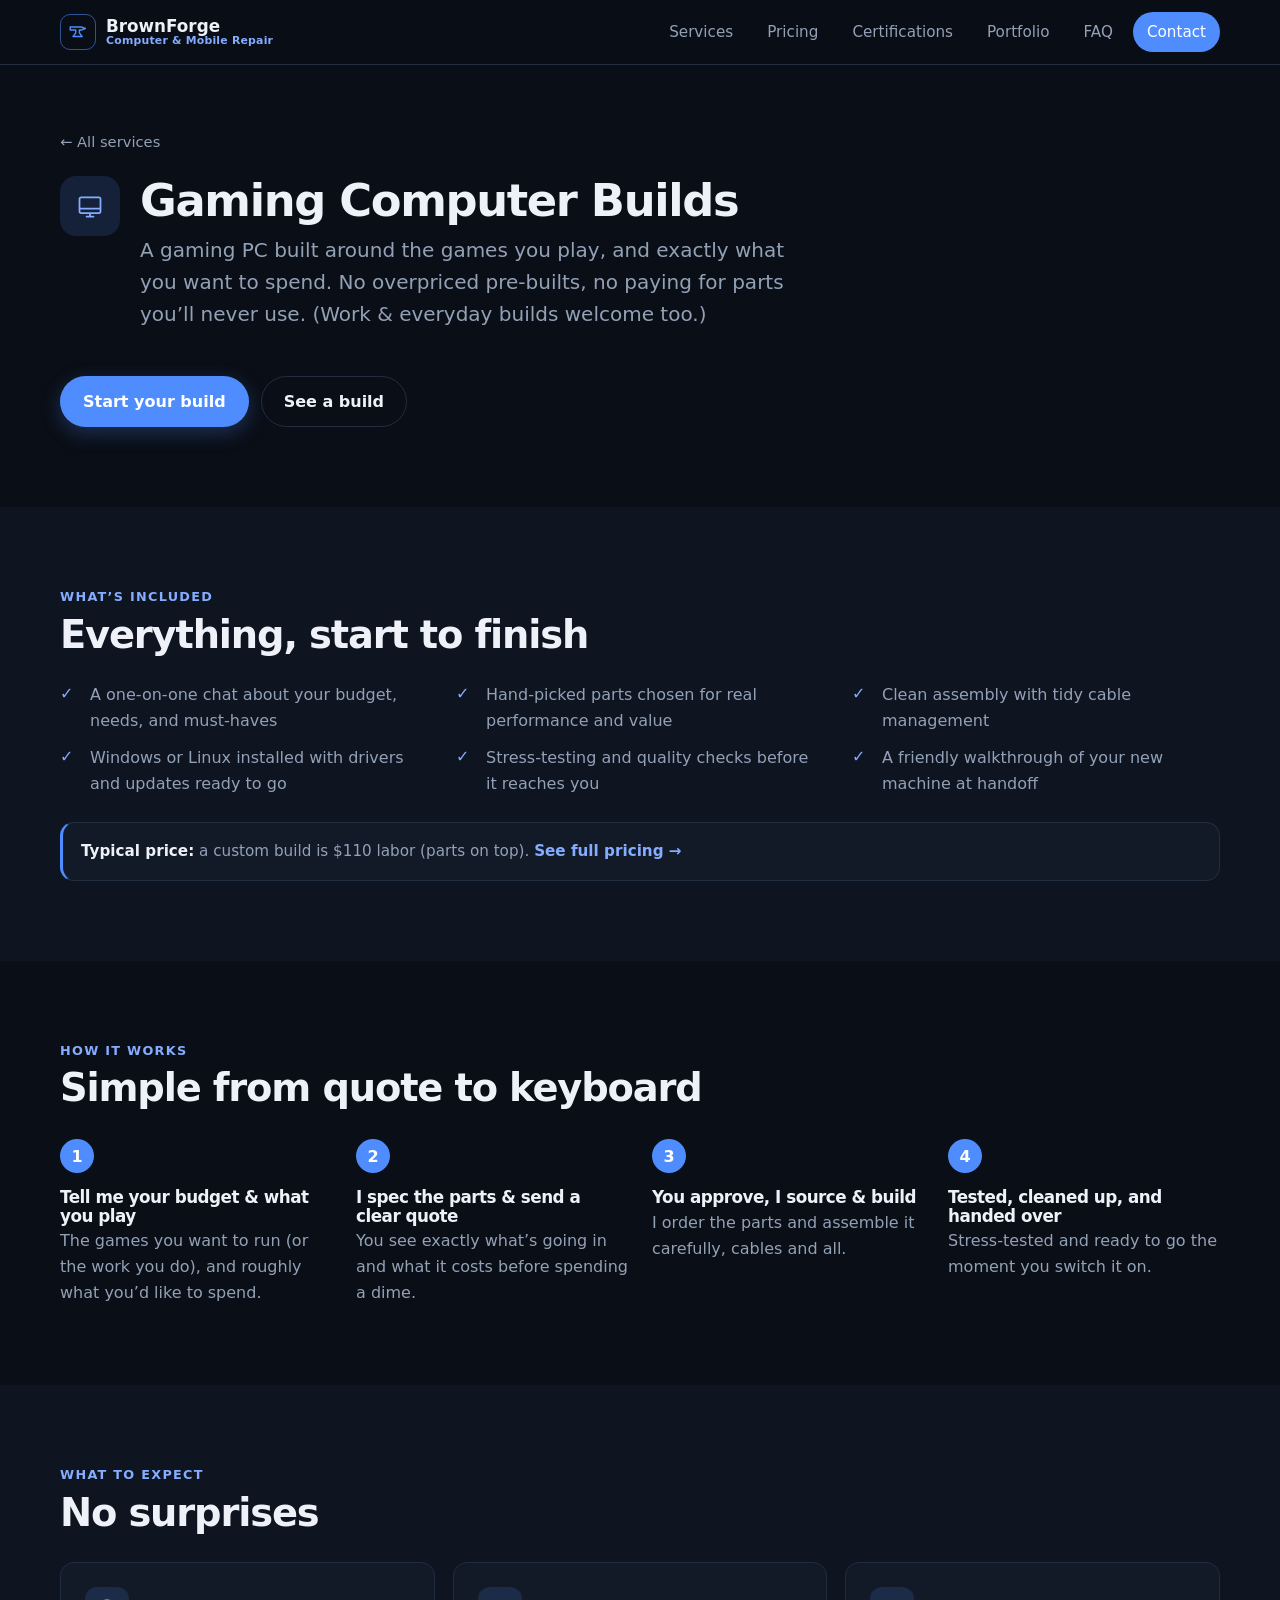
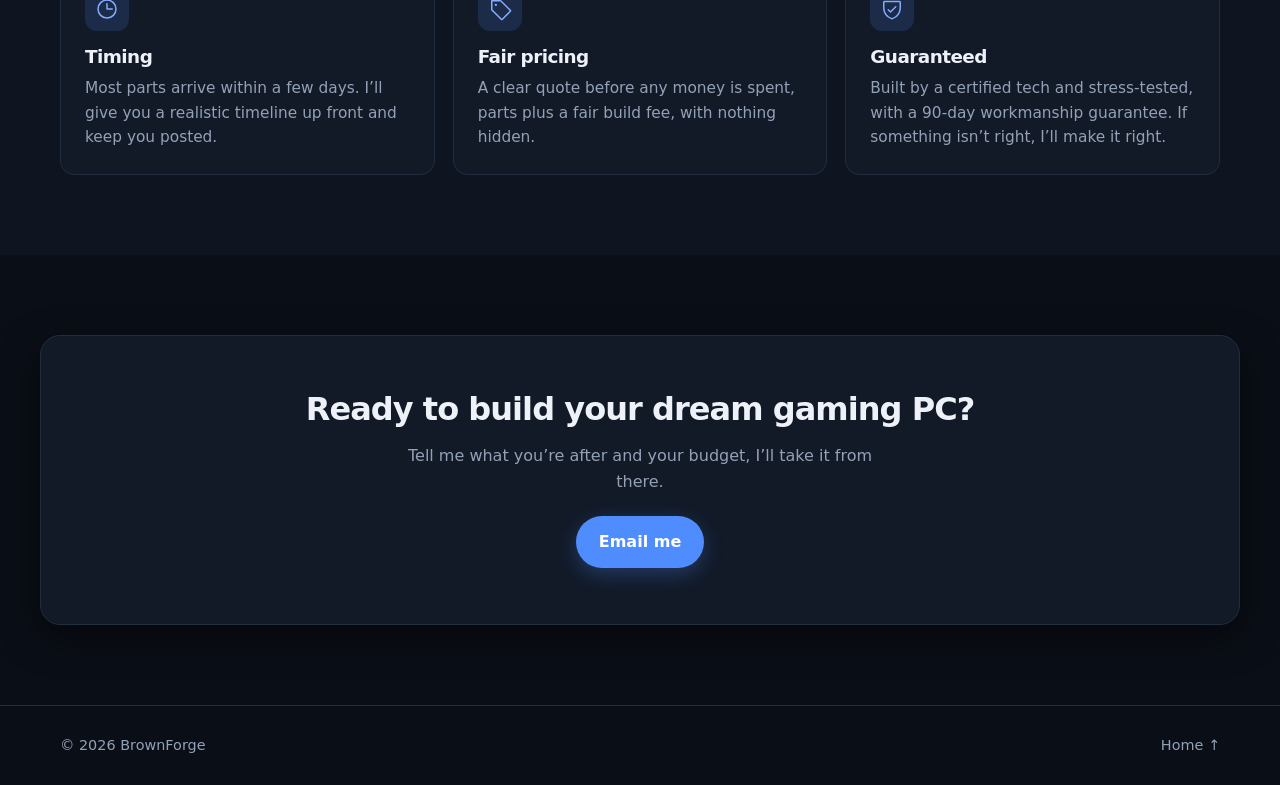
<file: pc-builds.html>
<!DOCTYPE html>
<html lang="en">
<head>
  <meta charset="UTF-8" />
  <meta name="viewport" content="width=device-width, initial-scale=1" />
  <title>Gaming Computer Builds — BrownForge Computer &amp; Mobile Repair</title>
  <meta name="description" content="Custom gaming PC builds in Grand Rapids, MI. Built around the games you play and your budget by a certified technician — clear quote, stress-tested, and guaranteed." />
  <meta name="theme-color" content="#0ea5e9" media="(prefers-color-scheme: light)" />
  <meta name="theme-color" content="#0b1220" media="(prefers-color-scheme: dark)" />
  <link rel="icon" href="assets/favicon.svg" type="image/svg+xml" />
  <link rel="stylesheet" href="styles.css?v=20261029" />
</head>
<body>
  <header class="site-header" id="top">
    <div class="wrap header-inner">
      <a class="brand" href="index.html" aria-label="BrownForge Computer &amp; Mobile Repair — home">
        <span class="brand-mark" aria-hidden="true">
          <svg viewBox="0 0 24 24" fill="none" stroke="currentColor" stroke-width="1.6" stroke-linecap="round" stroke-linejoin="round">
            <path d="M3.5 6.5 H15.5 L20 8.2 L15.5 9.9 H13.5 V13 L16.5 17 H6.5 L9.5 13 V9.9 H3.5 Z"/>
          </svg>
        </span>
        <span class="brand-name">BrownForge <span class="brand-sub">Computer &amp; Mobile Repair</span></span>
      </a>
      <nav class="nav" id="nav" aria-label="Primary">
        <a href="index.html#services">Services</a>
        <a href="pricing.html">Pricing</a>
        <a href="index.html#certs">Certifications</a>
        <a href="index.html#portfolio">Portfolio</a>
        <a href="index.html#faq">FAQ</a>
        <a href="index.html#contact" class="nav-cta">Contact</a>
      </nav>
      <button class="nav-toggle" id="navToggle" aria-label="Menu" aria-expanded="false">
        <span></span><span></span><span></span>
      </button>
    </div>
  </header>

  <main>
    <section class="svc-hero section">
      <div class="wrap">
        <a class="back-link" href="index.html#services">&larr; All services</a>
        <div class="svc-hero-head">
          <span class="svc-ico" aria-hidden="true"><svg class="ico" viewBox="0 0 256 256" fill="currentColor" aria-hidden="true"><path d="M208,40H48A24,24,0,0,0,24,64V176a24,24,0,0,0,24,24h72v16H96a8,8,0,0,0,0,16h64a8,8,0,0,0,0-16H136V200h72a24,24,0,0,0,24-24V64A24,24,0,0,0,208,40ZM48,56H208a8,8,0,0,1,8,8v80H40V64A8,8,0,0,1,48,56ZM208,184H48a8,8,0,0,1-8-8V160H216v16A8,8,0,0,1,208,184Z"/></svg></span>
          <div>
            <h1>Gaming Computer Builds</h1>
            <p class="lede">A gaming PC built around the games you play, and exactly what you want to spend. No overpriced pre-builts, no paying for parts you&rsquo;ll never use. (Work &amp; everyday builds welcome too.)</p>
          </div>
        </div>
        <div class="hero-actions">
          <a class="btn btn-primary" href="mailto:BrownForgeIT@gmail.com?subject=Gaming%20PC%20build">Start your build</a>
          <a class="btn btn-ghost" href="index.html#portfolio">See a build</a>
        </div>
      </div>
    </section>

    <section class="section section-alt">
      <div class="wrap">
        <p class="kicker">What&rsquo;s included</p>
        <h2>Everything, start to finish</h2>
        <ul class="included">
          <li>A one-on-one chat about your budget, needs, and must-haves</li>
          <li>Hand-picked parts chosen for real performance and value</li>
          <li>Clean assembly with tidy cable management</li>
          <li>Windows or Linux installed with drivers and updates ready to go</li>
          <li>Stress-testing and quality checks before it reaches you</li>
          <li>A friendly walkthrough of your new machine at handoff</li>
        </ul>
        <p class="price-hint"><strong>Typical price:</strong> a custom build is $110 labor (parts on top). <a href="pricing.html">See full pricing &rarr;</a></p>
      </div>
    </section>

    <section class="section">
      <div class="wrap">
        <p class="kicker">How it works</p>
        <h2>Simple from quote to keyboard</h2>
        <ol class="steps">
          <li><span class="step-n">1</span><div><h3>Tell me your budget &amp; what you play</h3><p>The games you want to run (or the work you do), and roughly what you&rsquo;d like to spend.</p></div></li>
          <li><span class="step-n">2</span><div><h3>I spec the parts &amp; send a clear quote</h3><p>You see exactly what&rsquo;s going in and what it costs before spending a dime.</p></div></li>
          <li><span class="step-n">3</span><div><h3>You approve, I source &amp; build</h3><p>I order the parts and assemble it carefully, cables and all.</p></div></li>
          <li><span class="step-n">4</span><div><h3>Tested, cleaned up, and handed over</h3><p>Stress-tested and ready to go the moment you switch it on.</p></div></li>
        </ol>
      </div>
    </section>

    <section class="section section-alt">
      <div class="wrap">
        <p class="kicker">What to expect</p>
        <h2>No surprises</h2>
        <div class="cards">
          <article class="card">
            <div class="card-ico" aria-hidden="true"><svg class="ico" viewBox="0 0 256 256" fill="currentColor" aria-hidden="true"><path d="M128,24A104,104,0,1,0,232,128,104.11,104.11,0,0,0,128,24Zm0,192a88,88,0,1,1,88-88A88.1,88.1,0,0,1,128,216Zm64-88a8,8,0,0,1-8,8H128a8,8,0,0,1-8-8V72a8,8,0,0,1,16,0v48h48A8,8,0,0,1,192,128Z"/></svg></div>
            <h3>Timing</h3>
            <p>Most parts arrive within a few days. I&rsquo;ll give you a realistic timeline up front and keep you posted.</p>
          </article>
          <article class="card">
            <div class="card-ico" aria-hidden="true"><svg class="ico" viewBox="0 0 256 256" fill="currentColor" aria-hidden="true"><path d="M243.31,136,144,36.69A15.86,15.86,0,0,0,132.69,32H40a8,8,0,0,0-8,8v92.69A15.86,15.86,0,0,0,36.69,144L136,243.31a16,16,0,0,0,22.63,0l84.68-84.68a16,16,0,0,0,0-22.63Zm-96,96L48,132.69V48h84.69L232,147.31ZM96,84A12,12,0,1,1,84,72,12,12,0,0,1,96,84Z"/></svg></div>
            <h3>Fair pricing</h3>
            <p>A clear quote before any money is spent, parts plus a fair build fee, with nothing hidden.</p>
          </article>
          <article class="card">
            <div class="card-ico" aria-hidden="true"><svg class="ico" viewBox="0 0 256 256" fill="currentColor" aria-hidden="true"><path d="M208,40H48A16,16,0,0,0,32,56v56c0,52.72,25.52,84.67,46.93,102.19,23.06,18.86,46,25.26,47,25.53a8,8,0,0,0,4.2,0c1-.27,23.91-6.67,47-25.53C198.48,196.67,224,164.72,224,112V56A16,16,0,0,0,208,40Zm0,72c0,37.07-13.66,67.16-40.6,89.42A129.3,129.3,0,0,1,128,223.62a128.25,128.25,0,0,1-38.92-21.81C61.82,179.51,48,149.3,48,112l0-56,160,0ZM82.34,141.66a8,8,0,0,1,11.32-11.32L112,148.69l50.34-50.35a8,8,0,0,1,11.32,11.32l-56,56a8,8,0,0,1-11.32,0Z"/></svg></div>
            <h3>Guaranteed</h3>
            <p>Built by a certified tech and stress-tested, with a 90-day workmanship guarantee. If something isn&rsquo;t right, I&rsquo;ll make it right.</p>
          </article>
        </div>
      </div>
    </section>

    <section class="section">
      <div class="wrap cta-band">
        <h2>Ready to build your dream gaming PC?</h2>
        <p>Tell me what you&rsquo;re after and your budget, I&rsquo;ll take it from there.</p>
        <a class="btn btn-primary" href="mailto:BrownForgeIT@gmail.com?subject=Gaming%20PC%20build">Email me</a>
      </div>
    </section>
  </main>

  <footer class="site-footer">
    <div class="wrap footer-inner">
      <span>&copy; <span id="year"></span> BrownForge</span>
      <a href="index.html" class="to-top">Home ↑</a>
    </div>
  </footer>

  <script src="app.js?v=20261029"></script>
</body>
</html>
</file>
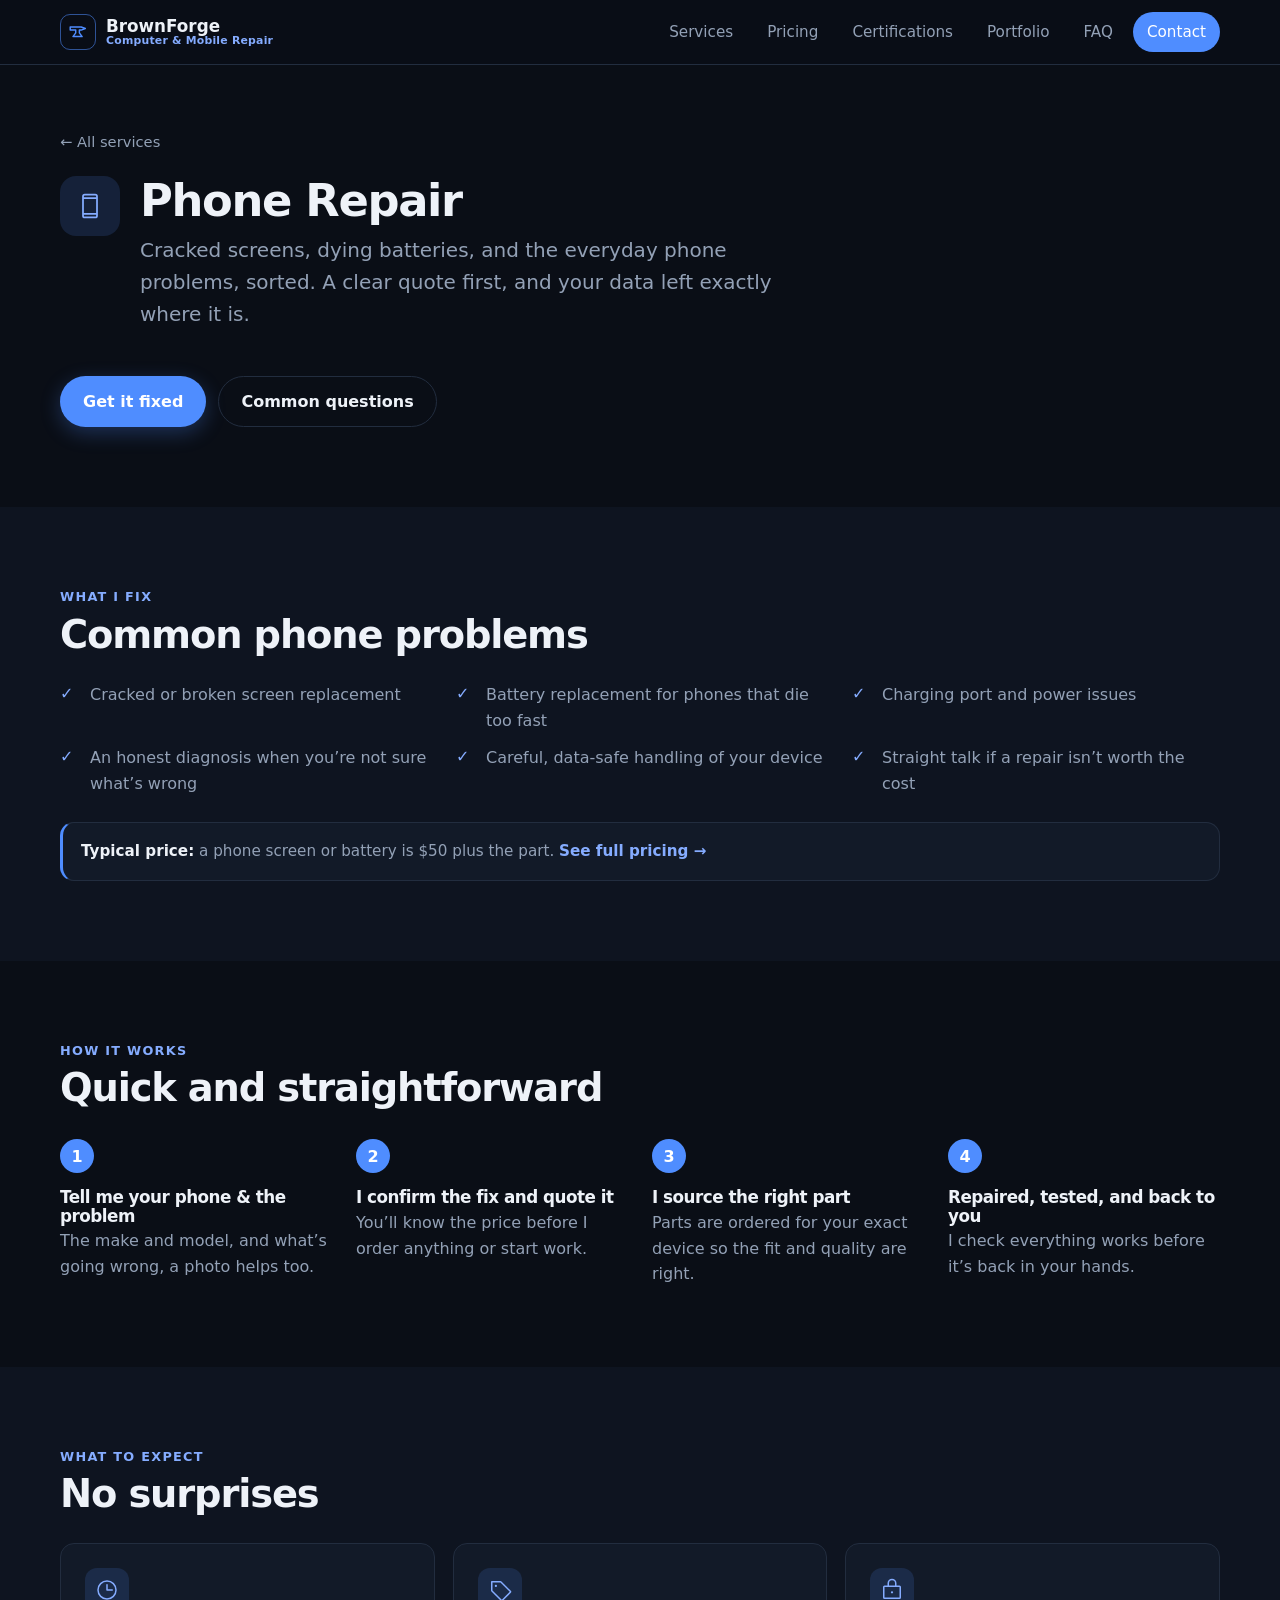
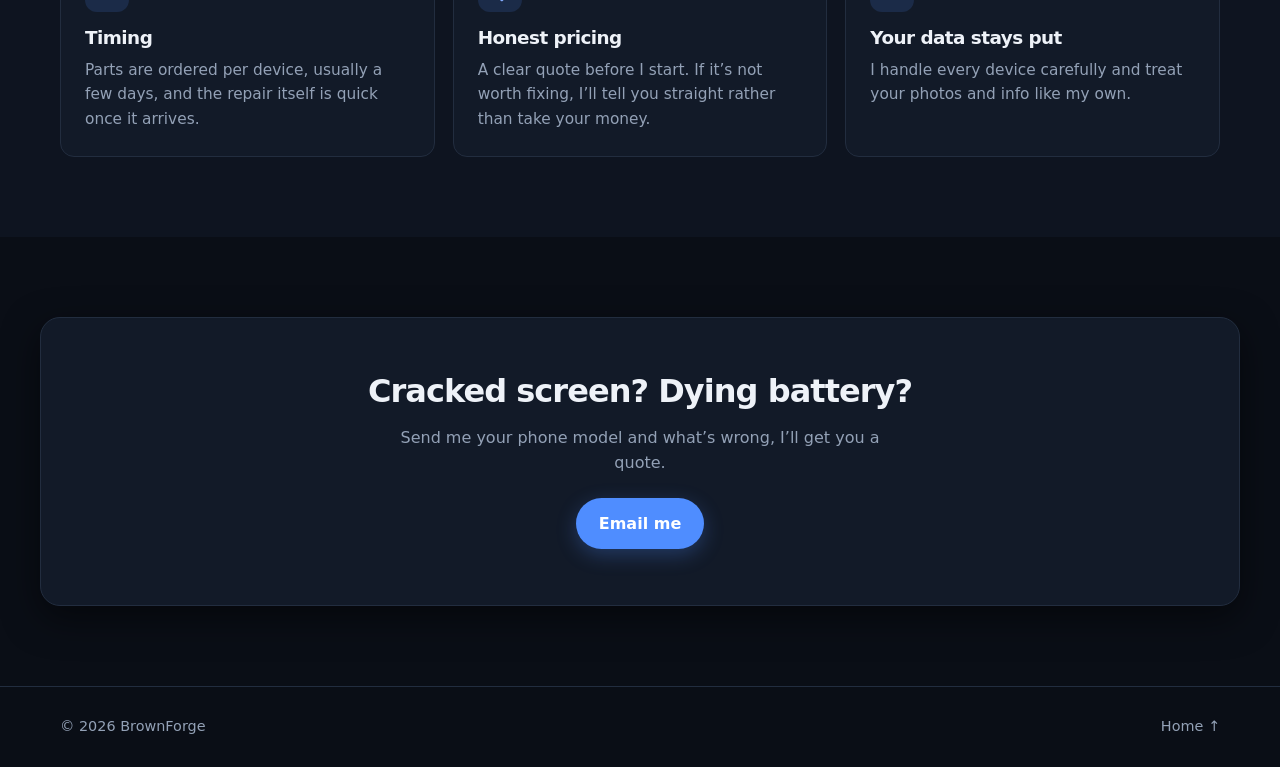
<file: phone-repair.html>
<!DOCTYPE html>
<html lang="en">
<head>
  <meta charset="UTF-8" />
  <meta name="viewport" content="width=device-width, initial-scale=1" />
  <title>Phone Repair — BrownForge Computer &amp; Mobile Repair</title>
  <meta name="description" content="Phone repair in Grand Rapids, MI — cracked screens, battery replacement, and charging issues. Clear quote up front, data-safe handling, by a certified technician." />
  <meta name="theme-color" content="#0ea5e9" media="(prefers-color-scheme: light)" />
  <meta name="theme-color" content="#0b1220" media="(prefers-color-scheme: dark)" />
  <link rel="icon" href="assets/favicon.svg" type="image/svg+xml" />
  <link rel="stylesheet" href="styles.css?v=20261029" />
</head>
<body>
  <header class="site-header" id="top">
    <div class="wrap header-inner">
      <a class="brand" href="index.html" aria-label="BrownForge Computer &amp; Mobile Repair — home">
        <span class="brand-mark" aria-hidden="true">
          <svg viewBox="0 0 24 24" fill="none" stroke="currentColor" stroke-width="1.6" stroke-linecap="round" stroke-linejoin="round">
            <path d="M3.5 6.5 H15.5 L20 8.2 L15.5 9.9 H13.5 V13 L16.5 17 H6.5 L9.5 13 V9.9 H3.5 Z"/>
          </svg>
        </span>
        <span class="brand-name">BrownForge <span class="brand-sub">Computer &amp; Mobile Repair</span></span>
      </a>
      <nav class="nav" id="nav" aria-label="Primary">
        <a href="index.html#services">Services</a>
        <a href="pricing.html">Pricing</a>
        <a href="index.html#certs">Certifications</a>
        <a href="index.html#portfolio">Portfolio</a>
        <a href="index.html#faq">FAQ</a>
        <a href="index.html#contact" class="nav-cta">Contact</a>
      </nav>
      <button class="nav-toggle" id="navToggle" aria-label="Menu" aria-expanded="false">
        <span></span><span></span><span></span>
      </button>
    </div>
  </header>

  <main>
    <section class="svc-hero section">
      <div class="wrap">
        <a class="back-link" href="index.html#services">&larr; All services</a>
        <div class="svc-hero-head">
          <span class="svc-ico" aria-hidden="true"><svg class="ico" viewBox="0 0 256 256" fill="currentColor" aria-hidden="true"><path d="M176,16H80A24,24,0,0,0,56,40V216a24,24,0,0,0,24,24h96a24,24,0,0,0,24-24V40A24,24,0,0,0,176,16ZM72,64H184V192H72Zm8-32h96a8,8,0,0,1,8,8v8H72V40A8,8,0,0,1,80,32Zm96,192H80a8,8,0,0,1-8-8v-8H184v8A8,8,0,0,1,176,224Z"/></svg></span>
          <div>
            <h1>Phone Repair</h1>
            <p class="lede">Cracked screens, dying batteries, and the everyday phone problems, sorted. A clear quote first, and your data left exactly where it is.</p>
          </div>
        </div>
        <div class="hero-actions">
          <a class="btn btn-primary" href="mailto:BrownForgeIT@gmail.com?subject=Phone%20repair">Get it fixed</a>
          <a class="btn btn-ghost" href="index.html#faq">Common questions</a>
        </div>
      </div>
    </section>

    <section class="section section-alt">
      <div class="wrap">
        <p class="kicker">What I fix</p>
        <h2>Common phone problems</h2>
        <ul class="included">
          <li>Cracked or broken screen replacement</li>
          <li>Battery replacement for phones that die too fast</li>
          <li>Charging port and power issues</li>
          <li>An honest diagnosis when you&rsquo;re not sure what&rsquo;s wrong</li>
          <li>Careful, data-safe handling of your device</li>
          <li>Straight talk if a repair isn&rsquo;t worth the cost</li>
        </ul>
        <p class="price-hint"><strong>Typical price:</strong> a phone screen or battery is $50 plus the part. <a href="pricing.html">See full pricing &rarr;</a></p>
      </div>
    </section>

    <section class="section">
      <div class="wrap">
        <p class="kicker">How it works</p>
        <h2>Quick and straightforward</h2>
        <ol class="steps">
          <li><span class="step-n">1</span><div><h3>Tell me your phone &amp; the problem</h3><p>The make and model, and what&rsquo;s going wrong, a photo helps too.</p></div></li>
          <li><span class="step-n">2</span><div><h3>I confirm the fix and quote it</h3><p>You&rsquo;ll know the price before I order anything or start work.</p></div></li>
          <li><span class="step-n">3</span><div><h3>I source the right part</h3><p>Parts are ordered for your exact device so the fit and quality are right.</p></div></li>
          <li><span class="step-n">4</span><div><h3>Repaired, tested, and back to you</h3><p>I check everything works before it&rsquo;s back in your hands.</p></div></li>
        </ol>
      </div>
    </section>

    <section class="section section-alt">
      <div class="wrap">
        <p class="kicker">What to expect</p>
        <h2>No surprises</h2>
        <div class="cards">
          <article class="card">
            <div class="card-ico" aria-hidden="true"><svg class="ico" viewBox="0 0 256 256" fill="currentColor" aria-hidden="true"><path d="M128,24A104,104,0,1,0,232,128,104.11,104.11,0,0,0,128,24Zm0,192a88,88,0,1,1,88-88A88.1,88.1,0,0,1,128,216Zm64-88a8,8,0,0,1-8,8H128a8,8,0,0,1-8-8V72a8,8,0,0,1,16,0v48h48A8,8,0,0,1,192,128Z"/></svg></div>
            <h3>Timing</h3>
            <p>Parts are ordered per device, usually a few days, and the repair itself is quick once it arrives.</p>
          </article>
          <article class="card">
            <div class="card-ico" aria-hidden="true"><svg class="ico" viewBox="0 0 256 256" fill="currentColor" aria-hidden="true"><path d="M243.31,136,144,36.69A15.86,15.86,0,0,0,132.69,32H40a8,8,0,0,0-8,8v92.69A15.86,15.86,0,0,0,36.69,144L136,243.31a16,16,0,0,0,22.63,0l84.68-84.68a16,16,0,0,0,0-22.63Zm-96,96L48,132.69V48h84.69L232,147.31ZM96,84A12,12,0,1,1,84,72,12,12,0,0,1,96,84Z"/></svg></div>
            <h3>Honest pricing</h3>
            <p>A clear quote before I start. If it&rsquo;s not worth fixing, I&rsquo;ll tell you straight rather than take your money.</p>
          </article>
          <article class="card">
            <div class="card-ico" aria-hidden="true"><svg class="ico" viewBox="0 0 256 256" fill="currentColor" aria-hidden="true"><path d="M208,80H176V56a48,48,0,0,0-96,0V80H48A16,16,0,0,0,32,96V208a16,16,0,0,0,16,16H208a16,16,0,0,0,16-16V96A16,16,0,0,0,208,80ZM96,56a32,32,0,0,1,64,0V80H96ZM208,208H48V96H208V208Zm-68-56a12,12,0,1,1-12-12A12,12,0,0,1,140,152Z"/></svg></div>
            <h3>Your data stays put</h3>
            <p>I handle every device carefully and treat your photos and info like my own.</p>
          </article>
        </div>
      </div>
    </section>

    <section class="section">
      <div class="wrap cta-band">
        <h2>Cracked screen? Dying battery?</h2>
        <p>Send me your phone model and what&rsquo;s wrong, I&rsquo;ll get you a quote.</p>
        <a class="btn btn-primary" href="mailto:BrownForgeIT@gmail.com?subject=Phone%20repair">Email me</a>
      </div>
    </section>
  </main>

  <footer class="site-footer">
    <div class="wrap footer-inner">
      <span>&copy; <span id="year"></span> BrownForge</span>
      <a href="index.html" class="to-top">Home ↑</a>
    </div>
  </footer>

  <script src="app.js?v=20261029"></script>
</body>
</html>
</file>
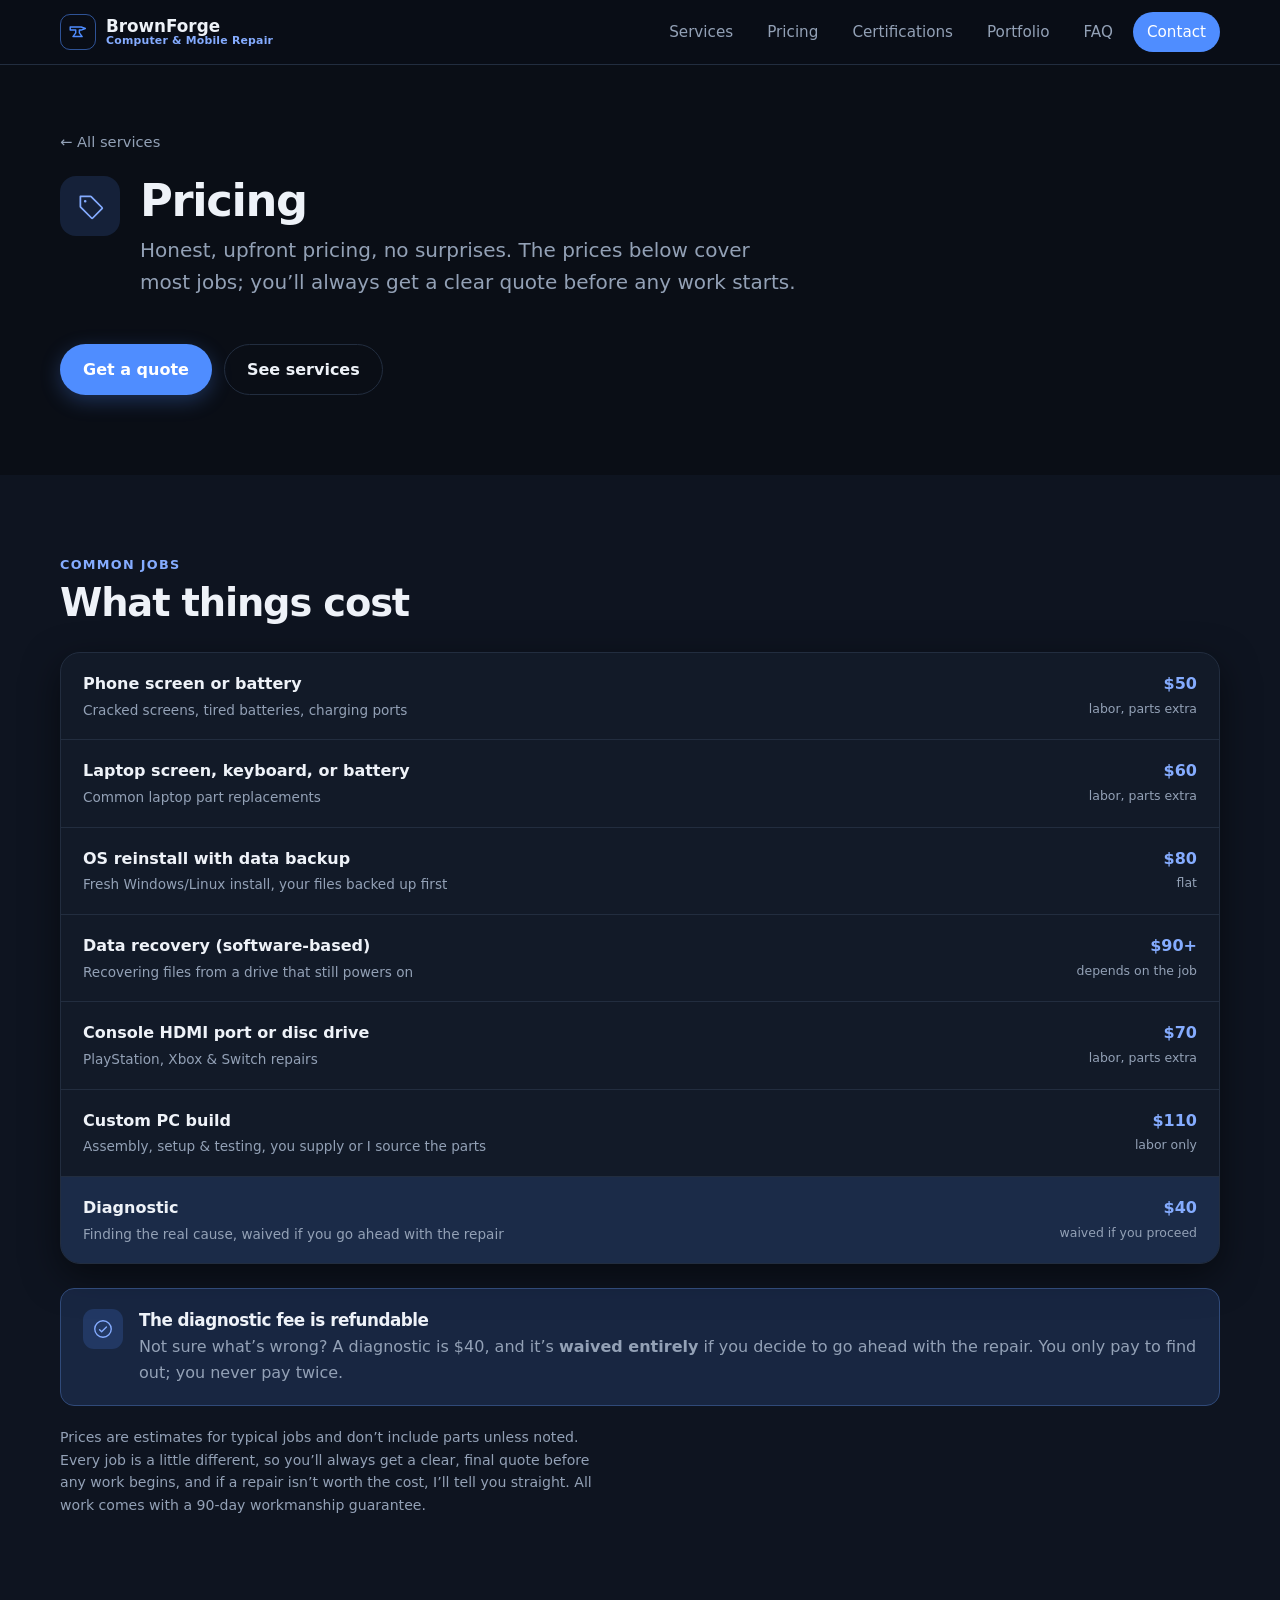
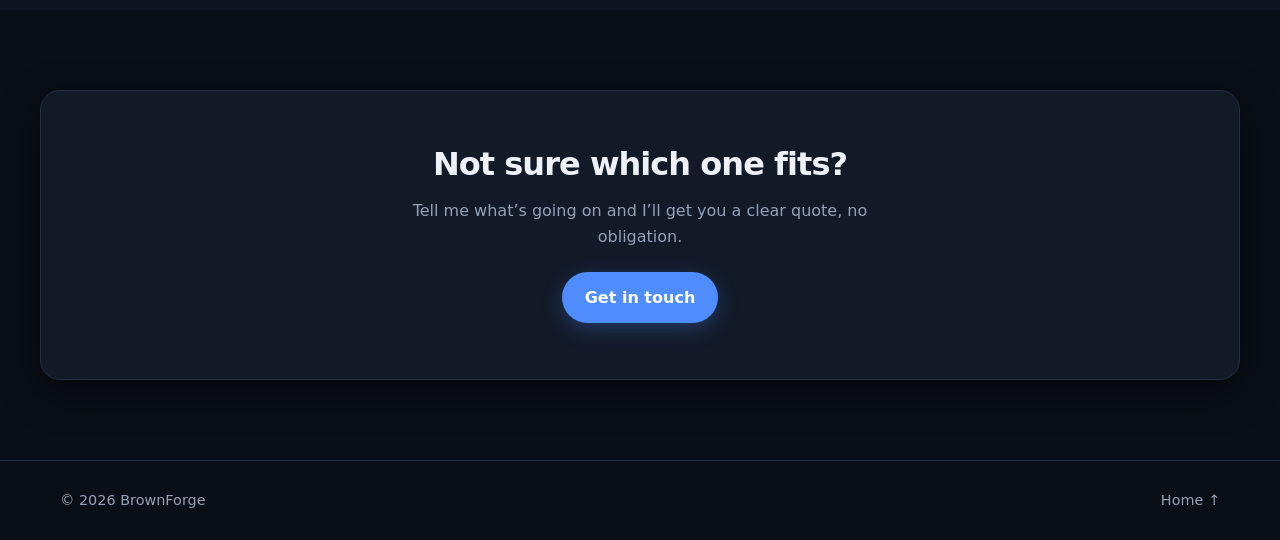
<file: pricing.html>
<!DOCTYPE html>
<html lang="en">
<head>
  <meta charset="UTF-8" />
  <meta name="viewport" content="width=device-width, initial-scale=1" />
  <title>Pricing — BrownForge Computer &amp; Mobile Repair</title>
  <meta name="description" content="Straightforward repair pricing in Grand Rapids, MI — phone and laptop repair, OS reinstalls, data recovery, gaming console repair, and custom PC builds. Clear quote first, and the diagnostic fee is waived if you go ahead with the repair." />
  <meta name="theme-color" content="#0ea5e9" media="(prefers-color-scheme: light)" />
  <meta name="theme-color" content="#0b1220" media="(prefers-color-scheme: dark)" />
  <link rel="icon" href="assets/favicon.svg" type="image/svg+xml" />
  <link rel="stylesheet" href="styles.css?v=20261029" />
</head>
<body>
  <header class="site-header" id="top">
    <div class="wrap header-inner">
      <a class="brand" href="index.html" aria-label="BrownForge Computer &amp; Mobile Repair — home">
        <span class="brand-mark" aria-hidden="true">
          <svg viewBox="0 0 24 24" fill="none" stroke="currentColor" stroke-width="1.6" stroke-linecap="round" stroke-linejoin="round">
            <path d="M3.5 6.5 H15.5 L20 8.2 L15.5 9.9 H13.5 V13 L16.5 17 H6.5 L9.5 13 V9.9 H3.5 Z"/>
          </svg>
        </span>
        <span class="brand-name">BrownForge <span class="brand-sub">Computer &amp; Mobile Repair</span></span>
      </a>
      <nav class="nav" id="nav" aria-label="Primary">
        <a href="index.html#services">Services</a>
        <a href="pricing.html">Pricing</a>
        <a href="index.html#certs">Certifications</a>
        <a href="index.html#portfolio">Portfolio</a>
        <a href="index.html#faq">FAQ</a>
        <a href="index.html#contact" class="nav-cta">Contact</a>
      </nav>
      <button class="nav-toggle" id="navToggle" aria-label="Menu" aria-expanded="false">
        <span></span><span></span><span></span>
      </button>
    </div>
  </header>

  <main>
    <section class="svc-hero section">
      <div class="wrap">
        <a class="back-link" href="index.html#services">&larr; All services</a>
        <div class="svc-hero-head">
          <span class="svc-ico" aria-hidden="true"><svg class="ico" viewBox="0 0 256 256" fill="currentColor" aria-hidden="true"><path d="M243.31,136,144,36.69A15.86,15.86,0,0,0,132.69,32H40a8,8,0,0,0-8,8v92.69A15.86,15.86,0,0,0,36.69,144L136,243.31a16,16,0,0,0,22.63,0l84.68-84.68a16,16,0,0,0,0-22.63Zm-96,96L48,132.69V48h84.69L232,147.31ZM96,84A12,12,0,1,1,84,72,12,12,0,0,1,96,84Z"/></svg></span>
          <div>
            <h1>Pricing</h1>
            <p class="lede">Honest, upfront pricing, no surprises. The prices below cover most jobs; you&rsquo;ll always get a clear quote before any work starts.</p>
          </div>
        </div>
        <div class="hero-actions">
          <a class="btn btn-primary" href="index.html#contact">Get a quote</a>
          <a class="btn btn-ghost" href="index.html#services">See services</a>
        </div>
      </div>
    </section>

    <section class="section section-alt">
      <div class="wrap">
        <p class="kicker">Common jobs</p>
        <h2>What things cost</h2>
        <ul class="pricing-list">
          <li>
            <span class="p-name">Phone screen or battery<small>Cracked screens, tired batteries, charging ports</small></span>
            <span class="p-price">$50<small>labor, parts extra</small></span>
          </li>
          <li>
            <span class="p-name">Laptop screen, keyboard, or battery<small>Common laptop part replacements</small></span>
            <span class="p-price">$60<small>labor, parts extra</small></span>
          </li>
          <li>
            <span class="p-name">OS reinstall with data backup<small>Fresh Windows/Linux install, your files backed up first</small></span>
            <span class="p-price">$80<small>flat</small></span>
          </li>
          <li>
            <span class="p-name">Data recovery (software-based)<small>Recovering files from a drive that still powers on</small></span>
            <span class="p-price">$90+<small>depends on the job</small></span>
          </li>
          <li>
            <span class="p-name">Console HDMI port or disc drive<small>PlayStation, Xbox &amp; Switch repairs</small></span>
            <span class="p-price">$70<small>labor, parts extra</small></span>
          </li>
          <li>
            <span class="p-name">Custom PC build<small>Assembly, setup &amp; testing, you supply or I source the parts</small></span>
            <span class="p-price">$110<small>labor only</small></span>
          </li>
          <li class="p-highlight">
            <span class="p-name">Diagnostic<small>Finding the real cause, waived if you go ahead with the repair</small></span>
            <span class="p-price">$40<small>waived if you proceed</small></span>
          </li>
        </ul>

        <div class="price-callout">
          <span class="c-ico" aria-hidden="true"><svg class="ico" viewBox="0 0 256 256" fill="currentColor" aria-hidden="true"><path d="M173.66,98.34a8,8,0,0,1,0,11.32l-56,56a8,8,0,0,1-11.32,0l-24-24a8,8,0,0,1,11.32-11.32L112,148.69l50.34-50.35A8,8,0,0,1,173.66,98.34ZM232,128A104,104,0,1,1,128,24,104.11,104.11,0,0,1,232,128Zm-16,0a88,88,0,1,0-88,88A88.1,88.1,0,0,0,216,128Z"/></svg></span>
          <div>
            <h3>The diagnostic fee is refundable</h3>
            <p>Not sure what&rsquo;s wrong? A diagnostic is $40, and it&rsquo;s <strong>waived entirely</strong> if you decide to go ahead with the repair. You only pay to find out; you never pay twice.</p>
          </div>
        </div>

        <p class="price-fine">
          Prices are estimates for typical jobs and don&rsquo;t include parts unless noted. Every job is a little different, so you&rsquo;ll always get a clear, final quote before any work begins, and if a repair isn&rsquo;t worth the cost, I&rsquo;ll tell you straight. All work comes with a 90-day workmanship guarantee.
        </p>
      </div>
    </section>

    <section class="section">
      <div class="wrap cta-band">
        <h2>Not sure which one fits?</h2>
        <p>Tell me what&rsquo;s going on and I&rsquo;ll get you a clear quote, no obligation.</p>
        <a class="btn btn-primary" href="index.html#contact">Get in touch</a>
      </div>
    </section>
  </main>

  <footer class="site-footer">
    <div class="wrap footer-inner">
      <span>&copy; <span id="year"></span> BrownForge</span>
      <a href="index.html" class="to-top">Home ↑</a>
    </div>
  </footer>

  <script src="app.js?v=20261029"></script>
</body>
</html>
</file>
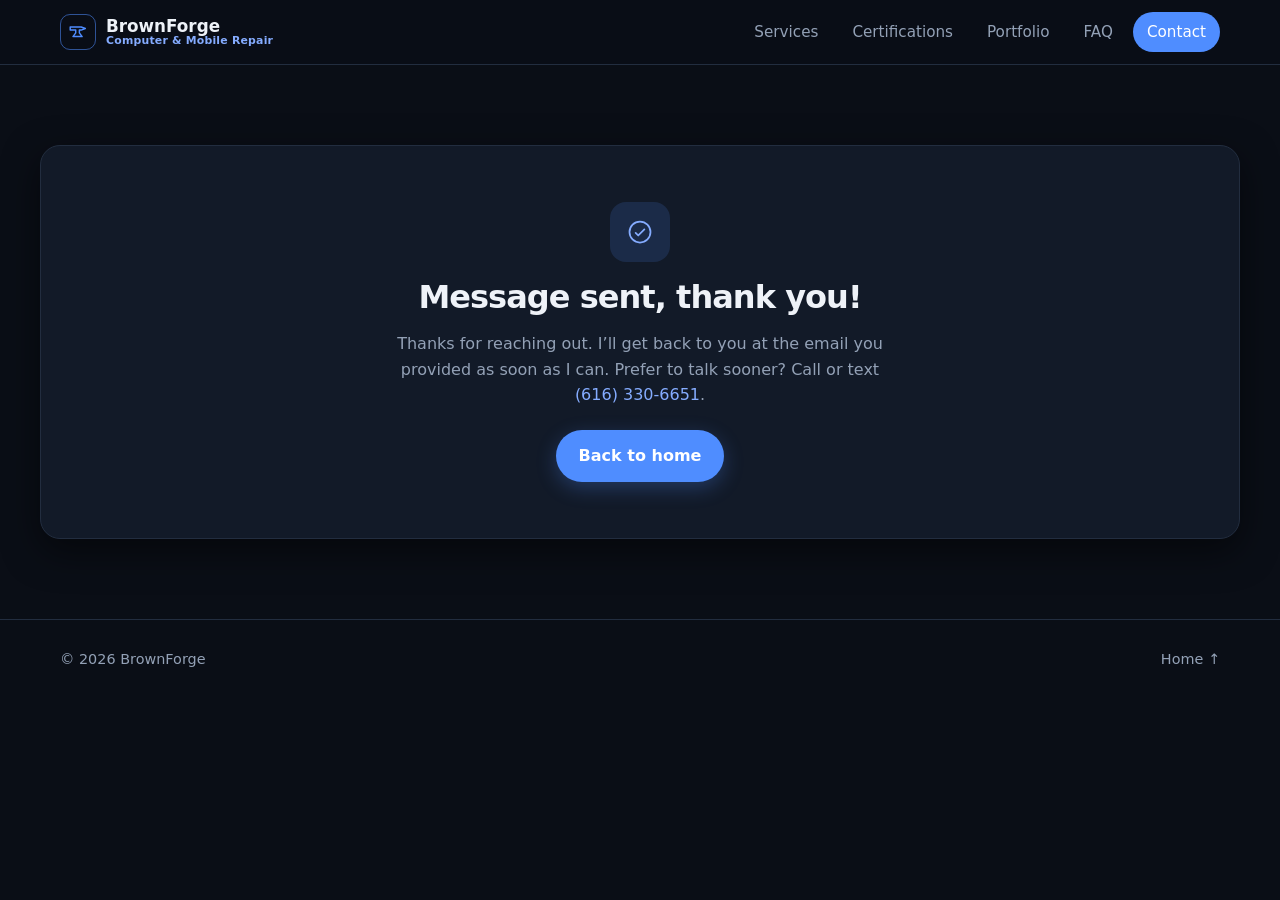
<file: thanks.html>
<!DOCTYPE html>
<html lang="en">
<head>
  <meta charset="UTF-8" />
  <meta name="viewport" content="width=device-width, initial-scale=1" />
  <title>Message sent — BrownForge Computer &amp; Mobile Repair</title>
  <meta name="robots" content="noindex" />
  <meta name="theme-color" content="#0a0e16" />
  <link rel="icon" href="assets/favicon.svg" type="image/svg+xml" />
  <link rel="stylesheet" href="styles.css?v=20261029" />
</head>
<body>
  <header class="site-header" id="top">
    <div class="wrap header-inner">
      <a class="brand" href="index.html" aria-label="BrownForge Computer &amp; Mobile Repair — home">
        <span class="brand-mark" aria-hidden="true">
          <svg viewBox="0 0 24 24" fill="none" stroke="currentColor" stroke-width="1.6" stroke-linecap="round" stroke-linejoin="round">
            <path d="M3.5 6.5 H15.5 L20 8.2 L15.5 9.9 H13.5 V13 L16.5 17 H6.5 L9.5 13 V9.9 H3.5 Z"/>
          </svg>
        </span>
        <span class="brand-name">BrownForge <span class="brand-sub">Computer &amp; Mobile Repair</span></span>
      </a>
      <nav class="nav" id="nav" aria-label="Primary">
        <a href="index.html#services">Services</a>
        <a href="index.html#certs">Certifications</a>
        <a href="index.html#portfolio">Portfolio</a>
        <a href="index.html#faq">FAQ</a>
        <a href="index.html#contact" class="nav-cta">Contact</a>
      </nav>
      <button class="nav-toggle" id="navToggle" aria-label="Menu" aria-expanded="false">
        <span></span><span></span><span></span>
      </button>
    </div>
  </header>

  <main>
    <section class="section">
      <div class="wrap cta-band">
        <span class="svc-ico" aria-hidden="true" style="margin: 0 auto 18px;"><svg class="ico" viewBox="0 0 256 256" fill="currentColor" aria-hidden="true"><path d="M173.66,98.34a8,8,0,0,1,0,11.32l-56,56a8,8,0,0,1-11.32,0l-24-24a8,8,0,0,1,11.32-11.32L112,148.69l50.34-50.35A8,8,0,0,1,173.66,98.34ZM232,128A104,104,0,1,1,128,24,104.11,104.11,0,0,1,232,128Zm-16,0a88,88,0,1,0-88,88A88.1,88.1,0,0,0,216,128Z"/></svg></span>
        <h2>Message sent, thank you!</h2>
        <p>Thanks for reaching out. I&rsquo;ll get back to you at the email you provided as soon as I can. Prefer to talk sooner? Call or text <a href="tel:+16163306651" style="color:var(--accent-strong)">(616)&nbsp;330-6651</a>.</p>
        <a class="btn btn-primary" href="index.html">Back to home</a>
      </div>
    </section>
  </main>

  <footer class="site-footer">
    <div class="wrap footer-inner">
      <span>&copy; <span id="year"></span> BrownForge</span>
      <a href="index.html" class="to-top">Home ↑</a>
    </div>
  </footer>

  <script src="app.js?v=20261029"></script>
</body>
</html>
</file>
<file: styles.css>
/* =================================================================
   Theme tokens — edit these to rebrand the whole site at once.
   Bold & dark: committed dark theme with one crisp accent.
   ================================================================= */
:root {
  --accent: #4f8dff;          /* crisp blue accent (on accent = white ink) */
  --accent-strong: #85acff;   /* lighter accent for text/links on dark */
  --accent-ink: #ffffff;      /* text on accent */
  --accent-soft: color-mix(in srgb, var(--accent) 15%, transparent);

  --bg: #0a0e16;              /* near-black navy */
  --bg-alt: #0e1420;         /* subtly lifted band */
  --surface: #121a28;        /* cards */
  --surface-2: #18212f;      /* subtle tiles */
  --border: #222d3f;

  --text: #eef2f8;
  --text-soft: #93a1b6;

  --radius: 14px;
  --radius-lg: 20px;
  --shadow: 0 12px 36px rgba(0, 0, 0, 0.5);
  --maxw: 1200px;
  --font: system-ui, -apple-system, "Segoe UI", Roboto, Helvetica, Arial, sans-serif;
}

/* ---------- base ---------- */
* { box-sizing: border-box; }
[hidden] { display: none !important; }
html { scroll-behavior: smooth; }
body {
  margin: 0;
  font-family: var(--font);
  color: var(--text);
  background: var(--bg);
  line-height: 1.6;
  -webkit-font-smoothing: antialiased;
}
h1, h2, h3 { line-height: 1.1; margin: 0 0 .5em; letter-spacing: -0.03em; font-weight: 800; }
p { margin: 0 0 1em; }
a { color: inherit; text-decoration: none; }

/* consistent inline icons — Phosphor (filled, inherit text color via currentColor) */
.ico { width: 24px; height: 24px; display: block; fill: currentColor; }
code {
  font-family: ui-monospace, "SF Mono", Menlo, Consolas, monospace;
  background: var(--bg-alt);
  border: 1px solid var(--border);
  padding: .1em .4em;
  border-radius: 6px;
  font-size: .88em;
}
.wrap { width: 100%; max-width: var(--maxw); margin: 0 auto; padding: 0 20px; }

/* ---------- header ---------- */
.site-header {
  position: sticky;
  top: 0;
  z-index: 50;
  background: color-mix(in srgb, var(--bg) 82%, transparent);
  backdrop-filter: saturate(160%) blur(10px);
  border-bottom: 1px solid var(--border);
}
.header-inner {
  display: flex;
  align-items: center;
  justify-content: space-between;
  height: 64px;
}
.brand { display: flex; align-items: center; gap: 10px; font-weight: 700; }
.brand-mark {
  display: inline-grid;
  place-items: center;
  width: 36px; height: 36px;
  border-radius: 10px;
  background: transparent;
  border: 1.5px solid color-mix(in srgb, var(--accent) 55%, transparent);
  color: var(--accent);
  flex: none;
}
.brand-mark svg { width: 22px; height: 22px; display: block; }
.brand-name { display: flex; flex-direction: column; font-size: 1.05rem; line-height: 1.08; }
.brand-sub { color: var(--accent-strong); font-weight: 600; font-size: .68rem; letter-spacing: .02em; }

.nav { display: flex; align-items: center; gap: 6px; }
.nav a {
  padding: 8px 14px;
  border-radius: 999px;
  color: var(--text-soft);
  font-weight: 500;
  font-size: .95rem;
  transition: color .15s, background .15s;
}
.nav a:hover { color: var(--text); background: var(--bg-alt); }
.nav .nav-cta {
  color: var(--accent-ink);
  background: var(--accent);
}
.nav .nav-cta:hover { background: var(--accent-strong); color: var(--accent-ink); }

.nav-toggle {
  display: none;
  flex-direction: column;
  gap: 5px;
  background: none;
  border: 0;
  cursor: pointer;
  padding: 8px;
}
.nav-toggle span {
  width: 24px; height: 2px;
  background: var(--text);
  border-radius: 2px;
  transition: transform .2s, opacity .2s;
}

/* ---------- hero ---------- */
.hero {
  position: relative;
  padding: clamp(64px, 12vw, 120px) 0 clamp(48px, 9vw, 96px);
  overflow: hidden;
}
.hero::before {
  content: "";
  position: absolute;
  inset: -30% -10% auto 20%;
  height: 560px;
  background:
    radial-gradient(45% 55% at 75% 15%, color-mix(in srgb, var(--accent) 20%, transparent), transparent 70%);
  z-index: -1;
  filter: blur(20px);
  opacity: .8;
}
.eyebrow {
  display: inline-block;
  font-size: .8rem;
  font-weight: 600;
  letter-spacing: .08em;
  text-transform: uppercase;
  color: var(--accent-strong);
  background: color-mix(in srgb, var(--accent) 12%, transparent);
  padding: 6px 12px;
  border-radius: 999px;
  margin-bottom: 18px;
}
.hero-inner {
  display: grid;
  grid-template-columns: 1.05fr 0.95fr;
  gap: clamp(32px, 5vw, 56px);
  align-items: center;
}
.hero h1 { font-size: clamp(1.9rem, 5vw, 3.1rem); margin-bottom: .35em; }
.lede {
  font-size: clamp(1.05rem, 2.4vw, 1.25rem);
  color: var(--text-soft);
  max-width: 44ch;
}
.hero-actions { display: flex; flex-wrap: wrap; gap: 12px; margin-top: 28px; }
.hero-stats {
  list-style: none;
  display: flex;
  flex-wrap: wrap;
  gap: 28px;
  margin: 34px 0 0;
  padding: 22px 0 0;
  border-top: 1px solid var(--border);
}
.hero-stats li { display: flex; flex-direction: column; }
.hero-stats strong { font-size: 1.5rem; line-height: 1.1; letter-spacing: -0.02em; }
.hero-stats span { font-size: .82rem; color: var(--text-soft); margin-top: 2px; }
.hero-media {
  margin: 0;
  border-radius: var(--radius-lg);
  overflow: hidden;
  border: 1px solid var(--border);
  box-shadow:
    0 24px 70px rgba(79, 141, 255, 0.16),
    var(--shadow);
  aspect-ratio: 1 / 1;
}
.hero-media img { display: block; width: 100%; height: 100%; object-fit: cover; }

@media (max-width: 860px) {
  .hero-inner { grid-template-columns: 1fr; }
  .hero-media { max-width: 460px; }
}

/* ---------- buttons ---------- */
.btn {
  display: inline-flex;
  align-items: center;
  justify-content: center;
  padding: 12px 22px;
  border-radius: 999px;
  font-weight: 600;
  font-size: 1rem;
  cursor: pointer;
  transition: transform .12s ease, background .15s, box-shadow .15s;
  border: 1px solid transparent;
}
.btn:active { transform: translateY(1px); }
.btn-primary { background: var(--accent); color: var(--accent-ink); box-shadow: 0 6px 20px rgba(79, 141, 255, 0.28); }
.btn-primary:hover { background: var(--accent-strong); }
.btn-ghost { background: transparent; border-color: var(--border); color: var(--text); }
.btn-ghost:hover { background: var(--bg-alt); }

/* ---------- sections ---------- */
.section { padding: clamp(48px, 7vw, 80px) 0; }
.section-alt { background: var(--bg-alt); }
.kicker {
  font-size: .8rem;
  font-weight: 700;
  letter-spacing: .1em;
  text-transform: uppercase;
  color: var(--accent-strong);
  margin-bottom: 6px;
}
.section h2 { font-size: clamp(1.6rem, 4vw, 2.4rem); }
.section-lede { color: var(--text-soft); max-width: 56ch; }

/* about */
.about-grid {
  display: grid;
  grid-template-columns: 1.6fr 1fr;
  gap: 40px;
  margin-top: 24px;
  align-items: start;
}
.fact-list {
  list-style: none;
  margin: 0; padding: 0;
  border: 1px solid var(--border);
  border-radius: var(--radius);
  background: var(--surface);
  box-shadow: var(--shadow);
  overflow: hidden;
}
.fact-list li {
  display: flex;
  justify-content: space-between;
  gap: 12px;
  padding: 14px 18px;
  border-bottom: 1px solid var(--border);
}
.fact-list li:last-child { border-bottom: 0; }
.fact-list span { color: var(--text-soft); }

/* cards (services) */
.cards {
  display: grid;
  grid-template-columns: repeat(auto-fit, minmax(220px, 1fr));
  gap: 18px;
  margin-top: 28px;
}
.card {
  background: var(--surface);
  border: 1px solid var(--border);
  border-radius: var(--radius);
  padding: 24px;
  transition: transform .15s ease, box-shadow .15s;
}
.card:hover { transform: translateY(-3px); box-shadow: var(--shadow); }
.card-ico {
  display: inline-grid; place-items: center;
  width: 44px; height: 44px; border-radius: 12px;
  background: var(--accent-soft); color: var(--accent-strong);
  margin-bottom: 16px;
}
.card-ico .ico { width: 24px; height: 24px; }
.card h3 { font-size: 1.15rem; }
.card p { color: var(--text-soft); margin: 0; font-size: .96rem; }
.card .card-note {
  margin: 10px 0 0;
  font-size: .82rem;
  color: var(--accent-strong);
  background: color-mix(in srgb, var(--accent) 10%, transparent);
  border-radius: 8px;
  padding: 7px 10px;
}

/* clickable service cards */
a.card { text-decoration: none; color: inherit; display: block; }
.card-link { display: inline-block; margin-top: 14px; font-weight: 600; font-size: .92rem; color: var(--accent-strong); }
a.card:hover { border-color: color-mix(in srgb, var(--accent) 40%, var(--border)); }
a.card:hover .card-link { text-decoration: underline; }

/* trust bar */
.trust-section { padding-top: 30px; padding-bottom: 30px; }
.trust-bar {
  list-style: none; margin: 0; padding: 0;
  display: grid; grid-template-columns: repeat(auto-fit, minmax(210px, 1fr)); gap: 20px 24px;
}
.trust-bar li { display: flex; align-items: center; gap: 12px; }
.trust-ico {
  flex: none; display: grid; place-items: center;
  width: 42px; height: 42px; border-radius: 11px;
  background: var(--accent-soft); color: var(--accent-strong);
}
.trust-ico .ico { width: 22px; height: 22px; }
.trust-bar strong { display: block; font-size: .98rem; }
.trust-bar li span { color: var(--text-soft); font-size: .85rem; }

/* ---------- service detail pages ---------- */
.svc-hero { padding-top: clamp(36px, 6vw, 64px); }
.back-link { display: inline-block; margin-bottom: 22px; color: var(--text-soft); font-weight: 500; font-size: .92rem; }
.back-link:hover { color: var(--accent-strong); }
.svc-hero-head { display: flex; gap: 20px; align-items: flex-start; }
.svc-ico {
  flex: none; display: grid; place-items: center;
  width: 60px; height: 60px; border-radius: 16px;
  color: var(--accent-strong);
  background: var(--accent-soft);
}
.svc-ico .ico { width: 28px; height: 28px; }
.svc-hero-head h1 { font-size: clamp(1.9rem, 5vw, 2.8rem); margin-bottom: .2em; }
.svc-hero-head .lede { max-width: 52ch; }
.svc-hero .hero-actions { margin-top: 26px; }

.included {
  list-style: none; margin: 26px 0 0; padding: 0;
  display: grid; grid-template-columns: repeat(auto-fit, minmax(280px, 1fr)); gap: 12px 28px;
}
.included li { position: relative; padding-left: 30px; color: var(--text-soft); }
.included li::before {
  content: "✓"; position: absolute; left: 0; top: -1px;
  color: var(--accent-strong); font-weight: 700;
}

.steps {
  list-style: none; margin: 30px 0 0; padding: 0;
  display: grid; grid-template-columns: repeat(auto-fit, minmax(200px, 1fr)); gap: 28px 24px;
}
.steps li { display: flex; flex-direction: column; gap: 12px; align-items: flex-start; }
.step-n {
  flex: none; display: grid; place-items: center;
  width: 34px; height: 34px; border-radius: 50%;
  background: var(--accent);
  color: var(--accent-ink); font-weight: 700;
}
.steps h3 { font-size: 1.05rem; margin: 3px 0 3px; }
.steps p { color: var(--text-soft); margin: 0; max-width: 60ch; }

.cta-band {
  text-align: center;
  background: var(--surface); border: 1px solid var(--border);
  border-radius: var(--radius-lg); box-shadow: var(--shadow);
  padding: clamp(32px, 6vw, 56px);
}
.cta-band h2 { font-size: clamp(1.5rem, 3.5vw, 2rem); }
.cta-band p { color: var(--text-soft); max-width: 48ch; margin: 0 auto 22px; }

/* certifications */
.certs {
  display: grid;
  grid-template-columns: repeat(auto-fit, minmax(240px, 1fr));
  gap: 14px;
  margin-top: 28px;
}
.cert {
  display: flex;
  gap: 14px;
  align-items: flex-start;
  background: var(--surface);
  border: 1px solid var(--border);
  border-radius: var(--radius);
  padding: 16px 18px;
  transition: transform .15s ease, box-shadow .15s;
}
.cert:hover { transform: translateY(-2px); box-shadow: var(--shadow); }
.cert-badge {
  flex: none;
  display: grid;
  place-items: center;
  width: 26px; height: 26px;
  font-size: .8rem;
  font-weight: 700;
  color: var(--accent-strong);
  background: color-mix(in srgb, var(--accent) 14%, transparent);
  border-radius: 999px;
  margin-top: 1px;
}
.cert h3 { font-size: 1rem; margin: 0 0 2px; }
.cert p { margin: 0; color: var(--text-soft); font-size: .88rem; }

/* projects */
.projects {
  display: grid;
  grid-template-columns: repeat(auto-fit, minmax(260px, 1fr));
  gap: 20px;
  margin-top: 28px;
}
.project {
  display: flex;
  flex-direction: column;
  background: var(--surface);
  border: 1px solid var(--border);
  border-radius: var(--radius-lg);
  overflow: hidden;
  transition: transform .15s ease, box-shadow .15s, border-color .15s;
  /* works as a <button>: strip native styling, keep it full-width */
  appearance: none; -webkit-appearance: none;
  width: 100%; padding: 0; margin: 0;
  font: inherit; color: inherit; text-align: left; cursor: pointer;
}
.project:hover {
  transform: translateY(-4px);
  box-shadow: var(--shadow);
  border-color: color-mix(in srgb, var(--accent) 40%, var(--border));
}
.project-thumb {
  position: relative;
  aspect-ratio: 16 / 10;
  display: grid;
  place-items: center;
  color: var(--text-soft);
  background: var(--surface-2);
}
.project-thumb .ico { width: 46px; height: 46px; opacity: .55; }
.project-thumb.has-img { background: none; }
.project-thumb img {
  position: absolute;
  inset: 0;
  width: 100%;
  height: 100%;
  object-fit: cover;
}
.project-thumb::after {
  content: attr(data-tag);
  position: absolute;
  top: 12px; left: 12px;
  font-size: .72rem;
  font-weight: 600;
  letter-spacing: .04em;
  padding: 4px 10px;
  border-radius: 999px;
  background: rgba(255, 255, 255, 0.22);
  color: #fff;
  backdrop-filter: blur(2px);
}
.project-body { padding: 18px 20px 22px; }
.project-body h3 { font-size: 1.15rem; color: var(--text); }
.project-body p { color: var(--text-soft); font-size: .95rem; }
.tags { list-style: none; display: flex; flex-wrap: wrap; gap: 6px; margin: 12px 0 0; padding: 0; }
.tags li {
  font-size: .75rem;
  color: var(--text-soft);
  border: 1px solid var(--border);
  border-radius: 999px;
  padding: 3px 10px;
}

/* project lightbox */
.lightbox { position: fixed; inset: 0; z-index: 100; display: grid; place-items: center; padding: 20px; }
.lightbox[hidden] { display: none; }
.lightbox-overlay { position: absolute; inset: 0; background: rgba(5, 8, 13, 0.78); backdrop-filter: blur(4px); }
.lightbox-dialog {
  position: relative; z-index: 1;
  width: min(760px, 100%); max-height: 90vh; overflow: auto;
  background: var(--surface); border: 1px solid var(--border);
  border-radius: var(--radius-lg); box-shadow: var(--shadow);
  animation: lb-in .18s ease;
}
@keyframes lb-in { from { opacity: 0; transform: translateY(12px); } to { opacity: 1; transform: none; } }
.lightbox-close {
  position: absolute; top: 12px; right: 12px; z-index: 2;
  display: grid; place-items: center; width: 40px; height: 40px;
  border: 0; border-radius: 999px; cursor: pointer;
  background: rgba(10, 14, 22, 0.55); color: #fff; backdrop-filter: blur(4px);
}
.lightbox-close:hover { background: rgba(10, 14, 22, 0.85); }
.lightbox-close .ico { width: 22px; height: 22px; }
.lightbox-media { background: #0a0e16; display: grid; place-items: center; }
.lightbox-media img { display: block; width: 100%; max-height: 60vh; object-fit: contain; }
.lightbox-media .ico { width: 76px; height: 76px; color: var(--accent-strong); opacity: .6; margin: 52px 0; }
.lightbox-info { padding: 22px 24px 26px; }
.lightbox-info h3 { font-size: 1.4rem; margin: 0 0 8px; }
.lightbox-info p { color: var(--text-soft); margin: 0; }
.lightbox-info .tags { margin-top: 14px; }
body.lb-open { overflow: hidden; }
@media (prefers-reduced-motion: reduce) { .lightbox-dialog { animation: none; } }

/* faq */
.faq-head .section-lede { margin-top: 10px; }
.faq { margin-top: 28px; border-top: 1px solid var(--border); }
@media (min-width: 861px) {
  .faq-wrap { display: grid; grid-template-columns: 0.85fr 1.35fr; gap: 56px; align-items: start; }
  .faq-head { position: sticky; top: 88px; }
  .faq { margin-top: 0; }
}
.faq-item { border-bottom: 1px solid var(--border); }
.faq-item summary {
  list-style: none;
  cursor: pointer;
  padding: 18px 4px;
  display: flex;
  align-items: center;
  justify-content: space-between;
  gap: 16px;
  font-weight: 600;
  font-size: 1.02rem;
}
.faq-item summary::-webkit-details-marker { display: none; }
.faq-item summary:hover { color: var(--accent-strong); }
.faq-mark { flex: none; position: relative; width: 16px; height: 16px; }
.faq-mark::before, .faq-mark::after {
  content: "";
  position: absolute;
  background: var(--accent-strong);
  border-radius: 2px;
  transition: transform .2s ease;
}
.faq-mark::before { top: 7px; left: 0; width: 16px; height: 2px; }
.faq-mark::after { left: 7px; top: 0; width: 2px; height: 16px; }
.faq-item[open] .faq-mark::after { transform: scaleY(0); }
.faq-item p { color: var(--text-soft); margin: 0 0 18px; padding: 0 4px; max-width: 68ch; }

/* scroll-reveal (only active when JS adds .js-reveal; content is visible otherwise) */
.js-reveal .reveal { opacity: 0; transform: translateY(16px); transition: opacity .5s ease, transform .5s ease; }
.js-reveal .reveal.in { opacity: 1; transform: none; }

/* contact */
.contact-inner { text-align: center; }
.contact-inner .section-lede { margin-left: auto; margin-right: auto; }
.contact-actions { display: flex; flex-wrap: wrap; gap: 12px; justify-content: center; margin-top: 8px; }

.contact-grid { display: grid; gap: 40px; }
@media (min-width: 861px) {
  .contact-grid { grid-template-columns: 1fr 1.05fr; gap: 56px; align-items: start; }
}
.contact-methods { list-style: none; margin: 26px 0 0; padding: 0; display: grid; gap: 16px; }
.contact-methods li { display: flex; gap: 14px; align-items: center; }
.c-ico {
  flex: none; display: grid; place-items: center;
  width: 42px; height: 42px; border-radius: 11px;
  background: var(--accent-soft); color: var(--accent-strong);
}
.c-ico .ico { width: 22px; height: 22px; }
.contact-methods strong { display: block; font-size: .9rem; }
.contact-methods a, .contact-methods li > div > span { color: var(--text-soft); font-size: .95rem; }
.contact-methods a:hover { color: var(--accent-strong); }

.contact-form {
  display: grid; gap: 16px;
  background: var(--surface); border: 1px solid var(--border);
  border-radius: var(--radius-lg); padding: clamp(22px, 4vw, 32px);
}
.field { display: grid; gap: 6px; }
.field label { font-size: .85rem; font-weight: 600; color: var(--text-soft); }
.field input, .field select, .field textarea {
  width: 100%; font: inherit; color: var(--text);
  background: var(--bg); border: 1px solid var(--border); border-radius: 10px;
  padding: 11px 13px;
}
.field textarea { resize: vertical; min-height: 110px; }
.field input:focus, .field select:focus, .field textarea:focus {
  outline: none; border-color: var(--accent);
  box-shadow: 0 0 0 3px var(--accent-soft);
}
.field input::placeholder, .field textarea::placeholder { color: color-mix(in srgb, var(--text-soft) 75%, transparent); }
.contact-form .btn { justify-self: start; margin-top: 4px; }
.form-error { color: #ff8080; font-size: .9rem; margin: 0; }
.form-success {
  background: var(--surface); border: 1px solid var(--border);
  border-radius: var(--radius-lg); padding: clamp(28px, 4vw, 40px);
  text-align: center;
}
.form-success h3 { font-size: 1.3rem; }
.form-success p { color: var(--text-soft); margin: 0; }

/* footer */
.site-footer { border-top: 1px solid var(--border); padding: 28px 0; }
.footer-inner {
  display: flex;
  align-items: center;
  justify-content: space-between;
  color: var(--text-soft);
  font-size: .9rem;
}
.to-top:hover { color: var(--text); }

/* ---------- responsive ---------- */
@media (max-width: 760px) {
  .nav {
    position: fixed;
    inset: 64px 0 auto 0;
    flex-direction: column;
    align-items: stretch;
    gap: 4px;
    background: var(--bg);
    border-bottom: 1px solid var(--border);
    padding: 12px 20px 20px;
    transform: translateY(-140%);
    transition: transform .25s ease;
    box-shadow: var(--shadow);
  }
  .nav.open { transform: translateY(0); }
  .nav a { padding: 12px 14px; }
  .nav-toggle { display: flex; }
  .nav-toggle[aria-expanded="true"] span:nth-child(1) { transform: translateY(7px) rotate(45deg); }
  .nav-toggle[aria-expanded="true"] span:nth-child(2) { opacity: 0; }
  .nav-toggle[aria-expanded="true"] span:nth-child(3) { transform: translateY(-7px) rotate(-45deg); }

  .about-grid { grid-template-columns: 1fr; gap: 24px; }
}

/* ---------- pricing ---------- */
.pricing-list {
  list-style: none; margin: 28px 0 0; padding: 0;
  background: var(--surface);
  border: 1px solid var(--border);
  border-radius: var(--radius-lg);
  overflow: hidden;
  box-shadow: var(--shadow);
}
.pricing-list li {
  display: flex; justify-content: space-between; align-items: baseline; gap: 24px;
  padding: 18px 22px;
  border-top: 1px solid var(--border);
}
.pricing-list li:first-child { border-top: 0; }
.pricing-list .p-name { font-weight: 600; }
.pricing-list .p-name small {
  display: block; margin-top: 3px;
  font-weight: 400; font-size: .85rem; color: var(--text-soft);
}
.pricing-list .p-price {
  flex: none; text-align: right; white-space: nowrap;
  font-weight: 700; color: var(--accent-strong);
}
.pricing-list .p-price small {
  display: block; margin-top: 2px;
  font-weight: 500; font-size: .78rem; color: var(--text-soft);
}
.pricing-list li.p-highlight { background: var(--accent-soft); }

.price-callout {
  display: flex; gap: 16px; align-items: flex-start;
  margin-top: 24px; padding: 20px 22px;
  border-radius: var(--radius);
  background: var(--accent-soft);
  border: 1px solid color-mix(in srgb, var(--accent) 30%, var(--border));
}
.price-callout .c-ico {
  flex: none; display: grid; place-items: center;
  width: 40px; height: 40px; border-radius: 11px;
  color: var(--accent-strong);
  background: color-mix(in srgb, var(--accent) 18%, transparent);
}
.price-callout h3 { font-size: 1.05rem; margin: 2px 0 4px; }
.price-callout p { margin: 0; color: var(--text-soft); }

.price-fine { margin-top: 20px; font-size: .88rem; color: var(--text-soft); max-width: 60ch; }

/* short price note on service pages */
.price-hint {
  margin: 26px 0 0;
  padding: 16px 18px;
  border: 1px solid var(--border);
  border-left: 3px solid var(--accent);
  border-radius: var(--radius);
  background: var(--surface);
  font-size: .95rem; color: var(--text-soft);
}
.price-hint strong { color: var(--text); }
.price-hint a { color: var(--accent-strong); font-weight: 600; white-space: nowrap; }
.price-hint a:hover { text-decoration: underline; }

/* accessibility: honour reduced-motion */
@media (prefers-reduced-motion: reduce) {
  * { scroll-behavior: auto !important; transition: none !important; }
}
</file>
